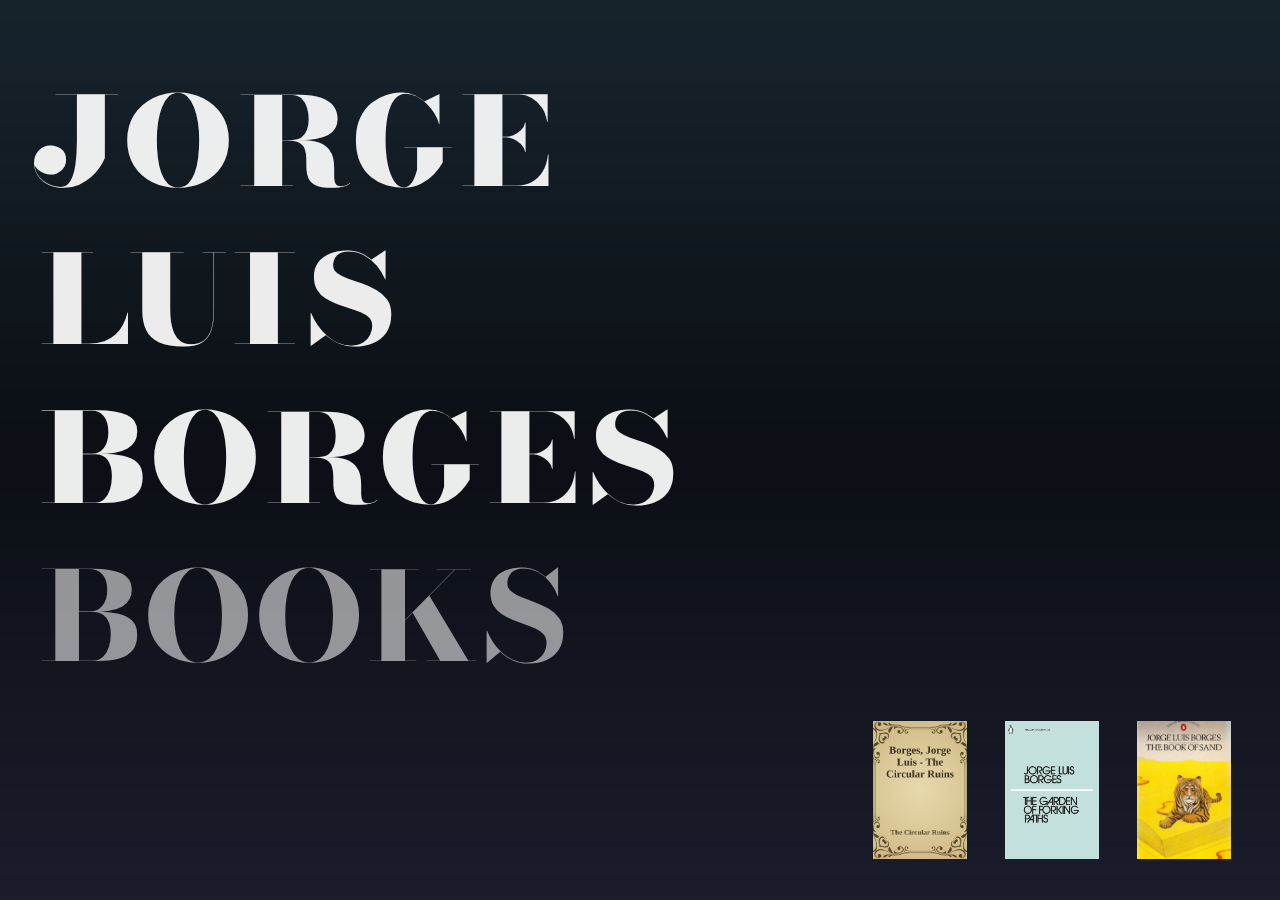
<file: index.html>
<!DOCTYPE html>
<html lang="en">
<head>
  <meta charset="UTF-8">
  <title>Jorge Luis Borges Books</title>
  <meta name="viewport" content="width=device-width, initial-scale=1">
<link rel="preconnect" href="https://fonts.googleapis.com">
<link rel="preconnect" href="https://fonts.gstatic.com" crossorigin>
<link href="https://fonts.googleapis.com/css2?family=Bodoni+Moda+SC:ital,opsz,wght@0,6..96,400..900;1,6..96,400..900&display=swap" rel="stylesheet">
  <link rel="stylesheet" href="style.css">
</head>

<body>
  <main class="cover">

    <h1 class="cover-title">
      jorge<br>
      luis<br>
      borges<br>
     <span class="books">books</span>
    </h1>

   <div class="cover-nav postcards">

  <a href="The_Circular_Ruins/index.html" class="postcard">
    <img src="ruins.png" alt="The Circular Ruins">
    <span class="pc-title">The Circular Ruins</span>
  </a>

  <a href="The_Garden_of_Forking_Paths/index.html" class="postcard">
    <img src="garden.jpg" alt="The Garden of Forking Paths">
    <span class="pc-title">The Garden of Forking Paths</span>
  </a>

  <a href="The_Book_of_Sands/index.html" class="postcard">
    <img src="sands.jpg" alt="The Book of Sand">
    <span class="pc-title">The Book of Sand</span>
  </a>

</div>

  </main>
</body>

</html>
</file>
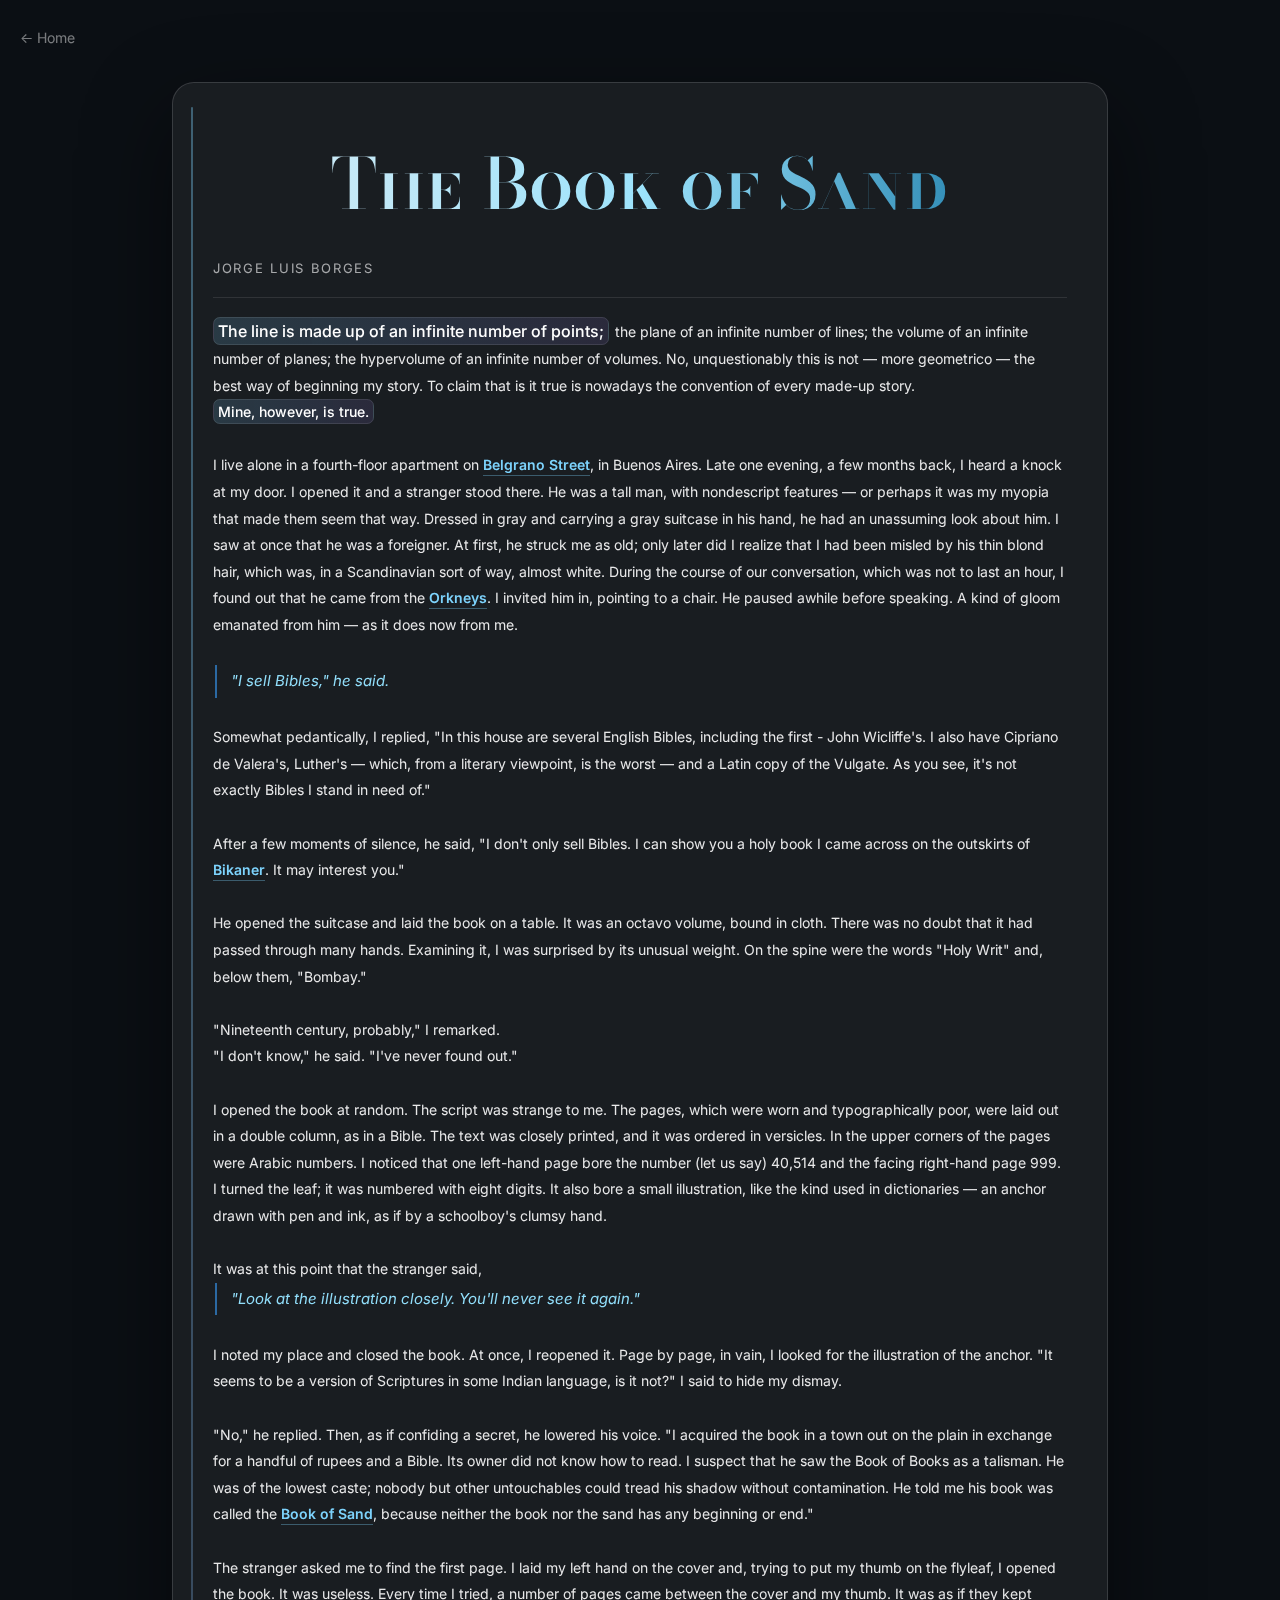
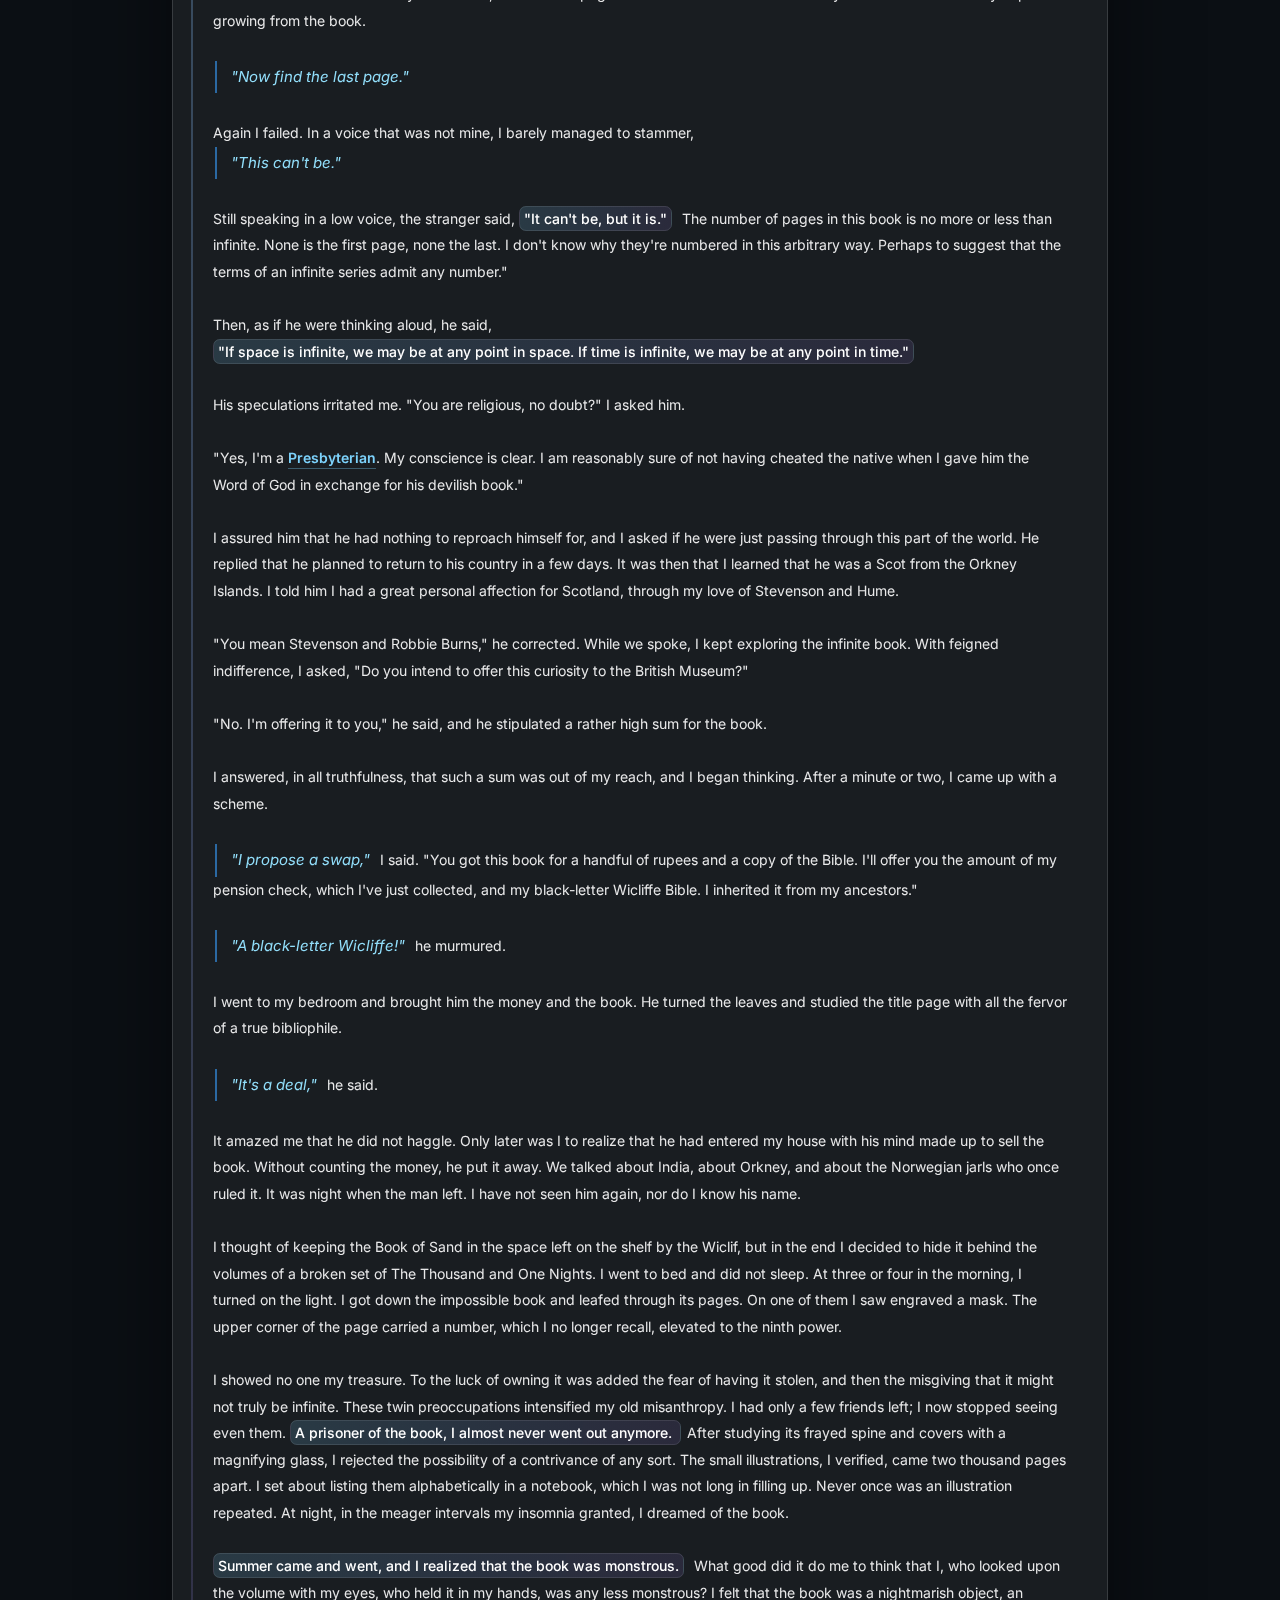
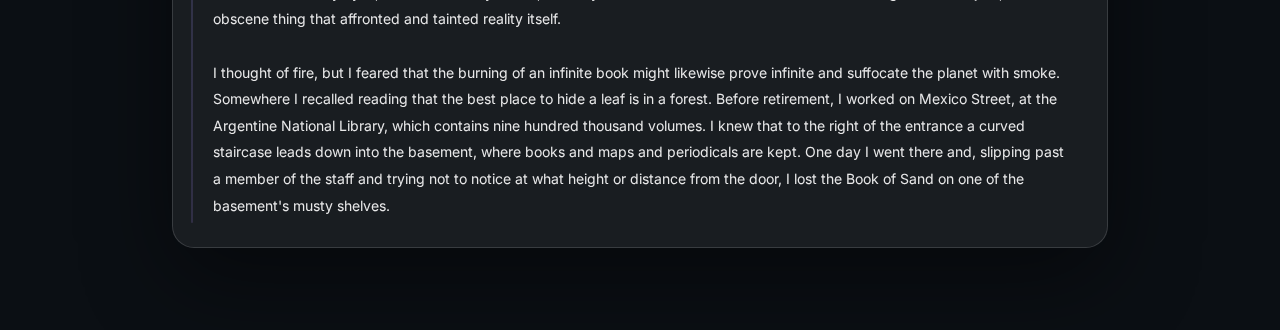
<file: The_Book_of_Sands/index.html>
<!DOCTYPE html>
<!--[if lt IE 7]>      <html class="no-js lt-ie9 lt-ie8 lt-ie7"> <![endif]-->
<!--[if IE 7]>         <html class="no-js lt-ie9 lt-ie8"> <![endif]-->
<!--[if IE 8]>         <html class="no-js lt-ie9"> <![endif]-->
<!--[if gt IE 8]>      <html class="no-js"> <!--<![endif]-->
<html>
    <head>
        <meta charset="utf-8">
        <meta http-equiv="X-UA-Compatible" content="IE=edge">
        <title></title>
        <meta name="description" content="">
        <meta name="viewport" content="width=device-width, initial-scale=1">
        <link rel="preconnect" href="https://fonts.googleapis.com">
<link rel="preconnect" href="https://fonts.gstatic.com" crossorigin>
<link href="https://fonts.googleapis.com/css2?family=Inter:ital,opsz,wght@0,14..32,100..900;1,14..32,100..900&display=swap" rel="stylesheet">
<link rel="preconnect" href="https://fonts.googleapis.com">
<link rel="preconnect" href="https://fonts.gstatic.com" crossorigin>
<link href="https://fonts.googleapis.com/css2?family=Bodoni+Moda+SC:ital,opsz,wght@0,6..96,400..900;1,6..96,400..900&display=swap" rel="stylesheet">
        <link rel="stylesheet" href="style.css">
    </head>

<body>

  <a href="../index.html" class="back-home">← Home</a>
    <main class="reading-container">
    <article class="reading-card">

      <header class="reading-header">
        <h1 class="title">The Book of Sand</h1>
        <p class="subtitle">Jorge Luis Borges</p>
      </header>

      <div class="reading-body">
        <p class="reading-text">
          <span class="lead"><strong>The line is made up of an infinite number of points;</strong></span>the
          plane of an infinite number of lines; the volume of an infinite
          number of planes; the hypervolume of an infinite number of
          volumes. No, unquestionably this is not — more geometrico
          — the best way of beginning my story. To claim that is it true
          is nowadays the convention of every made-up story. <br><strong>Mine,
          however, is true.</strong> <br><br>

          I live alone in a fourth-floor apartment on
          <a href="https://en.wikipedia.org/wiki/Avenida_Belgrano" target="_blank" rel="noreferrer">Belgrano Street</a>,
          in Buenos Aires. Late one evening, a few months back, I
          heard a knock at my door. I opened it and a stranger stood
          there. He was a tall man, with nondescript features — or
          perhaps it was my myopia that made them seem that way.
          Dressed in gray and carrying a gray suitcase in his hand, he
          had an unassuming look about him. I saw at once that he
          was a foreigner. At first, he struck me as old; only later did I
          realize that I had been misled by his thin blond hair, which
          was, in a Scandinavian sort of way, almost white. During the
          course of our conversation, which was not to last an hour, I
          found out that he came from the
          <a href="https://en.wikipedia.org/wiki/Orkney" target="_blank" rel="noreferrer">Orkneys</a>.
          I invited him in, pointing to a chair. He paused awhile
          before speaking. A kind of gloom emanated from him — as it
          does now from me. <br><br>

          <span class="quote">"I sell Bibles," he said.</span> <br><br>

          Somewhat pedantically, I replied, "In this house are
          several English Bibles, including the first - John Wicliffe's. I
          also have Cipriano de Valera's, Luther's — which, from a
          literary viewpoint, is the worst — and a Latin copy of the
          Vulgate. As you see, it's not exactly Bibles I stand in need
          of." <br><br>

          After a few moments of silence, he said, "I don't only sell
          Bibles. I can show you a holy book I came across on the
          outskirts of
          <a href="https://en.wikipedia.org/wiki/Bikaner" target="_blank" rel="noreferrer">Bikaner</a>.
          It may interest you." <br><br>

          He opened the suitcase and laid the book on a table. It
          was an octavo volume, bound in cloth. There was no doubt
          that it had passed through many hands. Examining it, I was
          surprised by its unusual weight. On the spine were the words
          "Holy Writ" and, below them, "Bombay." <br><br>

          "Nineteenth century, probably," I remarked. <br>
          "I don't know," he said. "I've never found out." <br><br>

          I opened the book at random. The script was strange to
          me. The pages, which were worn and typographically poor,
          were laid out in a double column, as in a Bible. The text was
          closely printed, and it was ordered in versicles. In the upper
          corners of the pages were Arabic numbers. I noticed that one
          left-hand page bore the number (let us say) 40,514 and the
          facing right-hand page 999. I turned the leaf; it was
          numbered with eight digits. It also bore a small illustration,
          like the kind used in dictionaries — an anchor drawn with
          pen and ink, as if by a schoolboy's clumsy hand. <br><br>

          It was at this point that the stranger said, <br>

          <span class="quote">"Look at the illustration closely. You'll never see it again."</span>
          <br><br>

          I noted my place and closed the book. At once, I
          reopened it. Page by page, in vain, I looked for the
          illustration of the anchor. "It seems to be a version of
          Scriptures in some Indian language, is it not?" I said to hide
          my dismay. <br><br>

          "No," he replied. Then, as if confiding a secret, he
          lowered his voice. "I acquired the book in a town out on the
          plain in exchange for a handful of rupees and a Bible. Its
          owner did not know how to read. I suspect that he saw the
          Book of Books as a talisman. He was of the lowest caste;
          nobody but other untouchables could tread his shadow
          without contamination. He told me his book was called the
          <a href="https://en.wikipedia.org/wiki/The_Book_of_Sand" target="_blank" rel="noreferrer">Book of Sand</a>,
          because neither the book nor the sand has
          any beginning or end." <br><br>

          The stranger asked me to find the first page.
          I laid my left hand on the cover and, trying to put my
          thumb on the flyleaf, I opened the book. It was useless.
          Every time I tried, a number of pages came between the
          cover and my thumb. It was as if they kept growing from the
          book. <br><br>

          <span class="quote">"Now find the last page."</span> <br><br>

          Again I failed. In a voice that was not mine, I barely
          managed to stammer, <br>
          <span class="quote">"This can't be."</span> <br><br>

          Still speaking in a low voice, the stranger said, <strong>"It can't be, but it is."</strong> The number of pages in this book is no more or
          less than infinite. None is the first page, none the last. I don't
          know why they're numbered in this arbitrary way. Perhaps to
          suggest that the terms of an infinite series admit any
          number." <br><br>

          Then, as if he were thinking aloud, he said, <br><strong>
"If space is infinite, we may be at any point in space.
If time is infinite, we may be at any point in time."
</strong><br><br>

          His speculations irritated me. "You are religious, no
          doubt?" I asked him. <br><br>

          "Yes, I'm a
          <a href="https://en.wikipedia.org/wiki/Presbyterianism" target="_blank" rel="noreferrer">Presbyterian</a>.
          My conscience is clear. I am
          reasonably sure of not having cheated the native when I
          gave him the Word of God in exchange for his devilish book."
          <br><br>

          I assured him that he had nothing to reproach himself for,
          and I asked if he were just passing through this part of the
          world. He replied that he planned to return to his country in a
          few days. It was then that I learned that he was a Scot from
          the Orkney Islands. I told him I had a great personal affection
          for Scotland, through my love of Stevenson and Hume.
          <br><br>

          "You mean Stevenson and Robbie Burns," he corrected.
          While we spoke, I kept exploring the infinite book. With
          feigned indifference, I asked, "Do you intend to offer this
          curiosity to the British Museum?" <br><br>

          "No. I'm offering it to you," he said, and he stipulated a
          rather high sum for the book. <br><br>

          I answered, in all truthfulness, that such a sum was out of
          my reach, and I began thinking. After a minute or two, I came
          up with a scheme. <br><br>

          <span class="quote">"I propose a swap,"</span> I said. "You got this book for a
          handful of rupees and a copy of the Bible. I'll offer you the
          amount of my pension check, which I've just collected, and
          my black-letter Wicliffe Bible. I inherited it from my
          ancestors." <br><br>

          <span class="quote">"A black-letter Wicliffe!"</span> he murmured. <br><br>

          I went to my bedroom and brought him the money and
          the book. He turned the leaves and studied the title page
          with all the fervor of a true bibliophile. <br><br>

          <span class="quote">"It's a deal,"</span> he said. <br><br>

          It amazed me that he did not haggle. Only later was I to
          realize that he had entered my house with his mind made up
          to sell the book. Without counting the money, he put it away.
          We talked about India, about Orkney, and about the
          Norwegian jarls who once ruled it. It was night when the man
          left. I have not seen him again, nor do I know his name.
          <br><br>

          I thought of keeping the Book of Sand in the space left on
          the shelf by the Wiclif, but in the end I decided to hide it
          behind the volumes of a broken set of The Thousand and
          One Nights. I went to bed and did not sleep. At three or four
          in the morning, I turned on the light. I got down the
          impossible book and leafed through its pages. On one of
          them I saw engraved a mask. The upper corner of the page
          carried a number, which I no longer recall, elevated to the
          ninth power. <br><br>

          I showed no one my treasure. To the luck of owning it
          was added the fear of having it stolen, and then the
          misgiving that it might not truly be infinite. These twin
          preoccupations intensified my old misanthropy. I had only a
          few friends left; I now stopped seeing even them. <strong>A prisoner
          of the book, I almost never went out anymore. </strong>After studying
          its frayed spine and covers with a magnifying glass, I
          rejected the possibility of a contrivance of any sort. The small
          illustrations, I verified, came two thousand pages apart. I set
          about listing them alphabetically in a notebook, which I was
          not long in filling up. Never once was an illustration repeated.
          At night, in the meager intervals my insomnia granted, I
          dreamed of the book. <br><br>

          <strong>Summer came and went, and I realized that the book was monstrous.</strong>
          What good did it do me to think that I, who
          looked upon the volume with my eyes, who held it in my
          hands, was any less monstrous? I felt that the book was a
          nightmarish object, an obscene thing that affronted and
          tainted reality itself. <br><br>

          I thought of fire, but I feared that the burning of an infinite
          book might likewise prove infinite and suffocate the planet
          with smoke. Somewhere I recalled reading that the best
          place to hide a leaf is in a forest. Before retirement, I worked
          on Mexico Street, at the Argentine National Library, which
          contains nine hundred thousand volumes. I knew that to the
          right of the entrance a curved staircase leads down into the
          basement, where books and maps and periodicals are kept.
          One day I went there and, slipping past a member of the staff
          and trying not to notice at what height or distance from the
          door, I lost the Book of Sand on one of the basement's musty
          shelves.
        </p>
      </div>

    </article>
  </main>
</body>
</html>
</file>
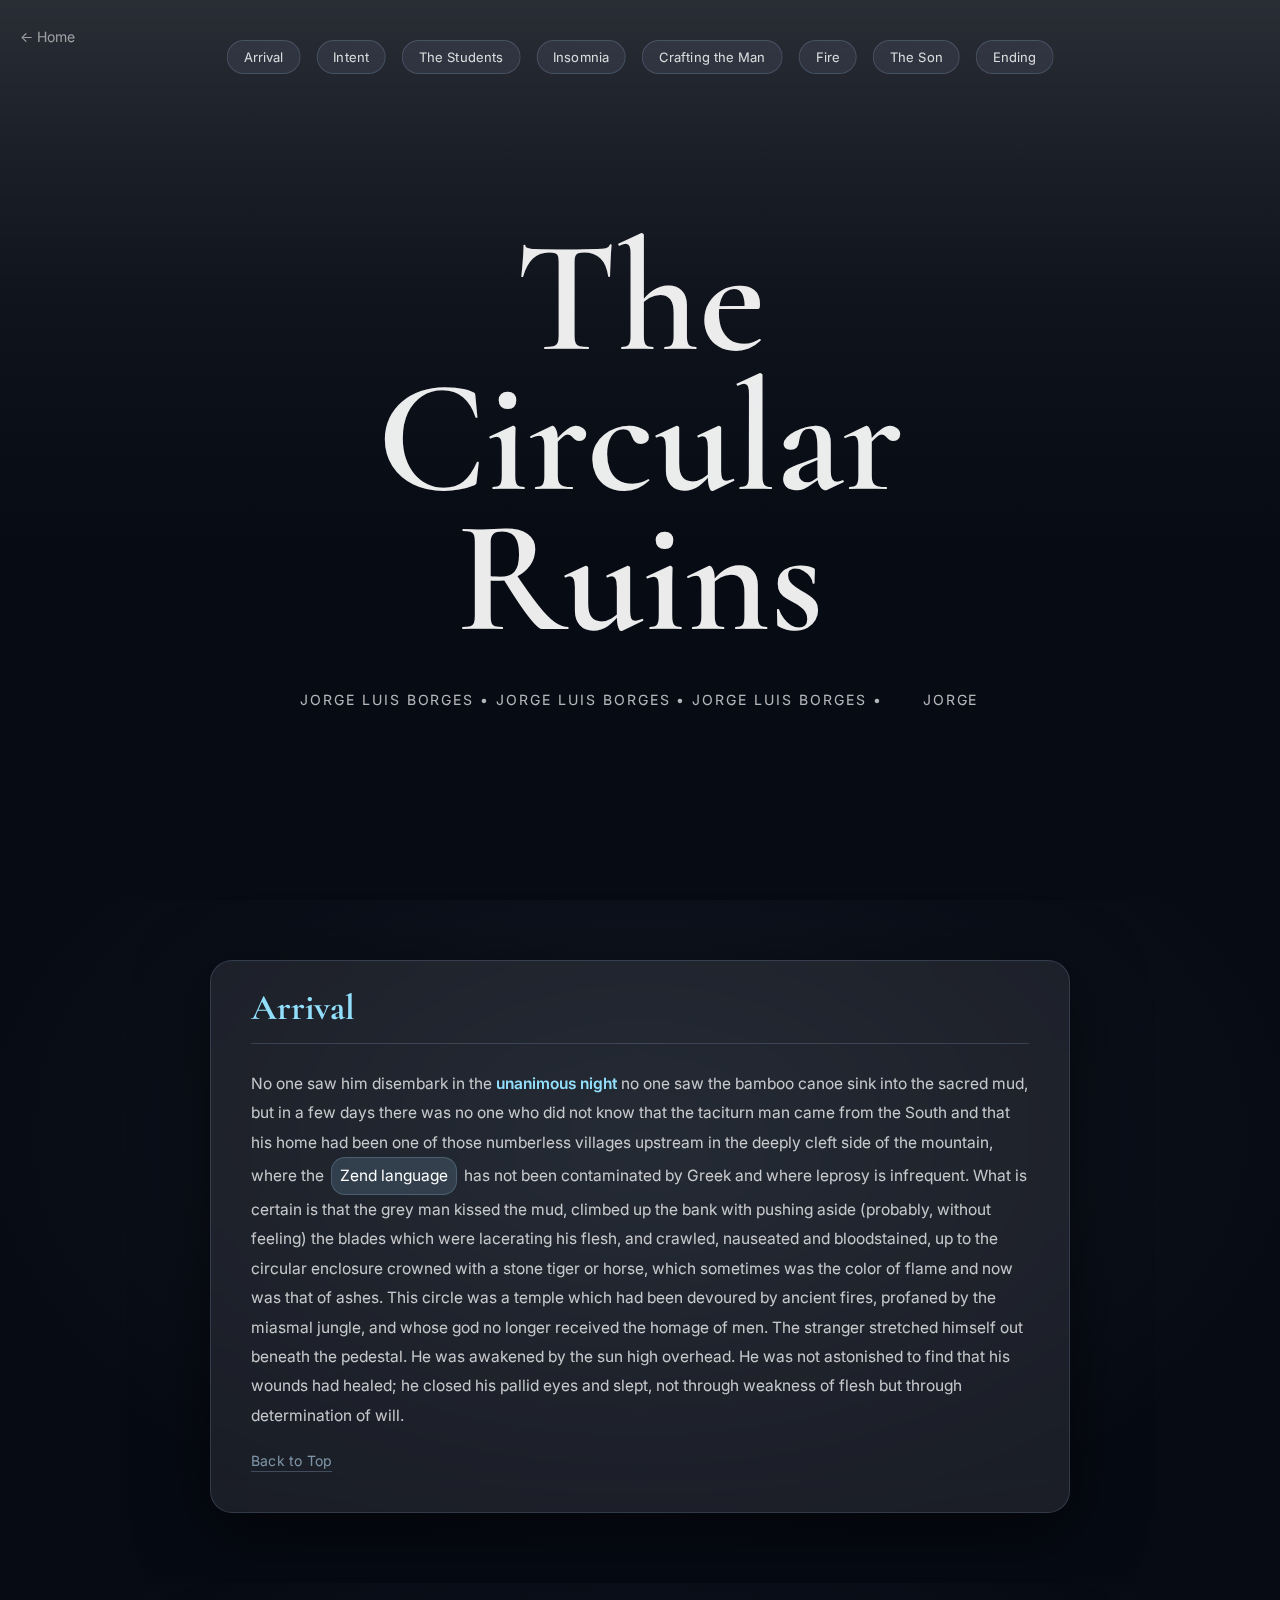
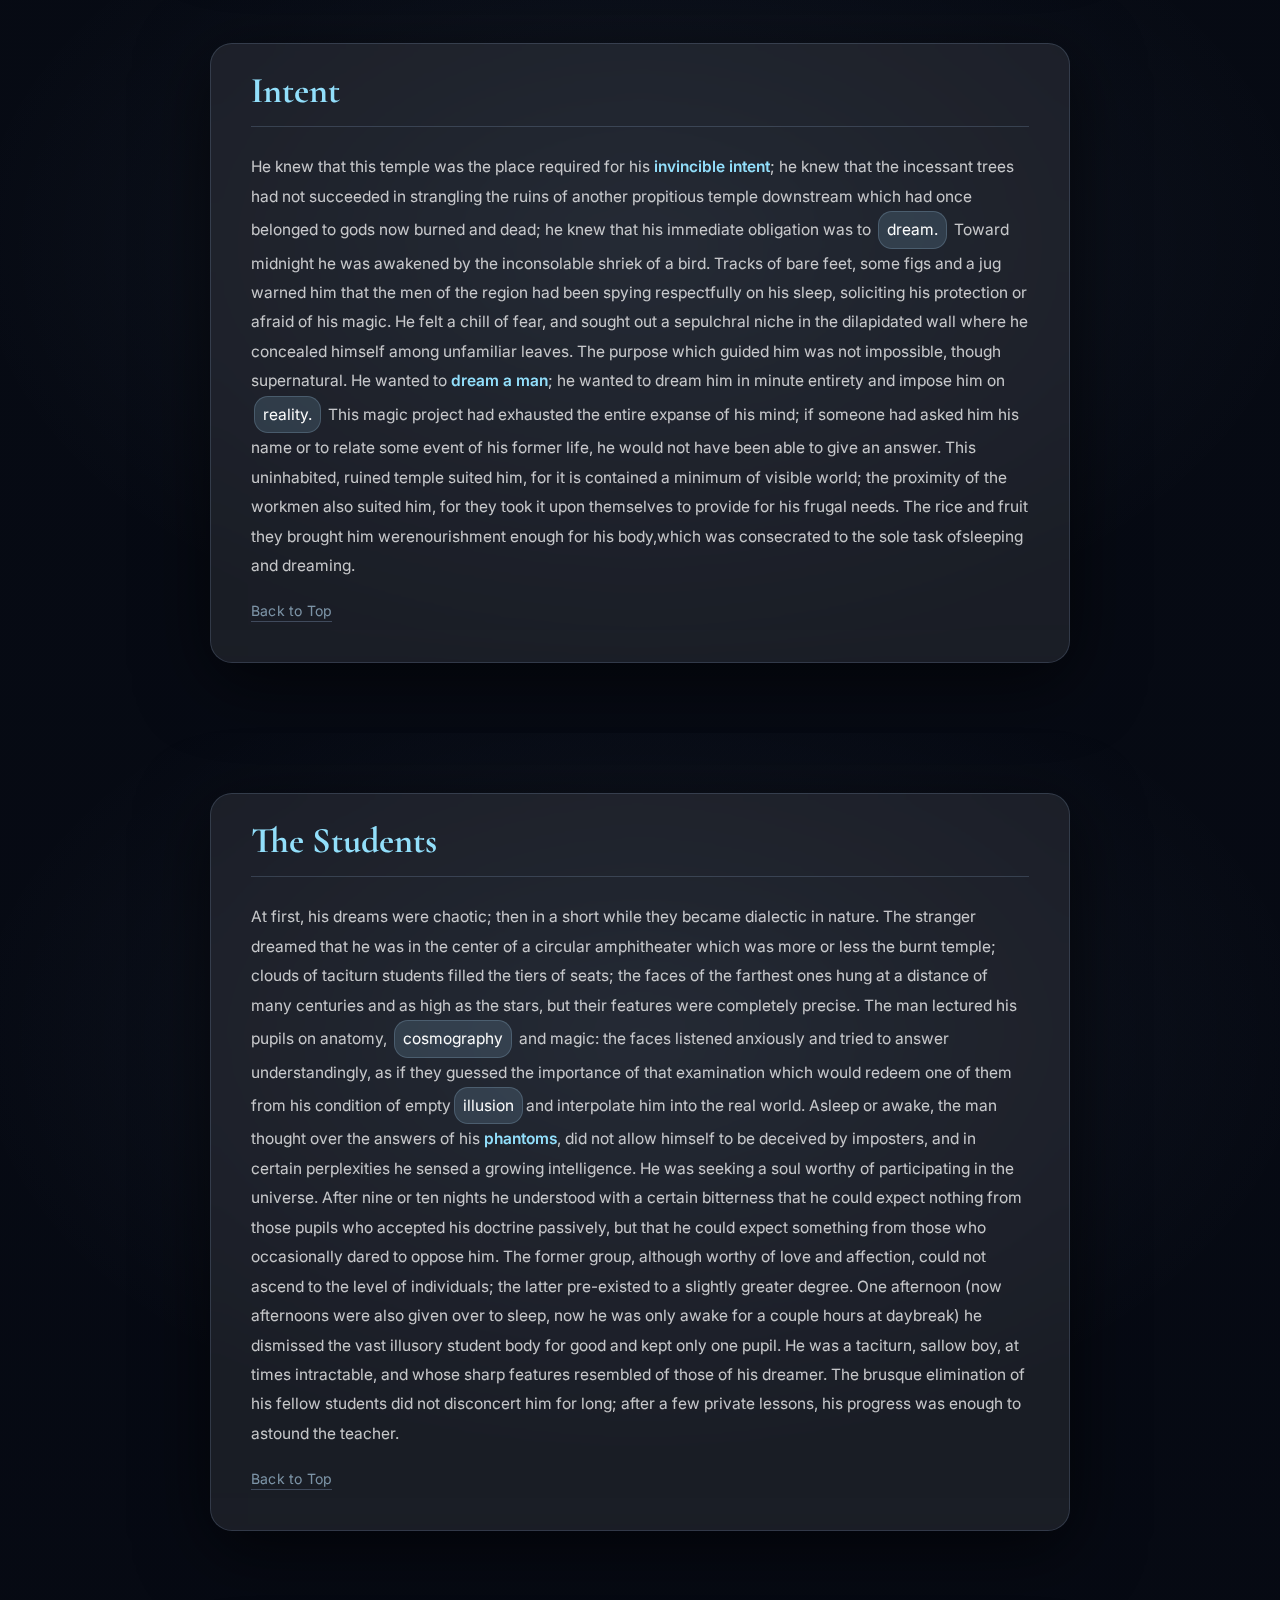
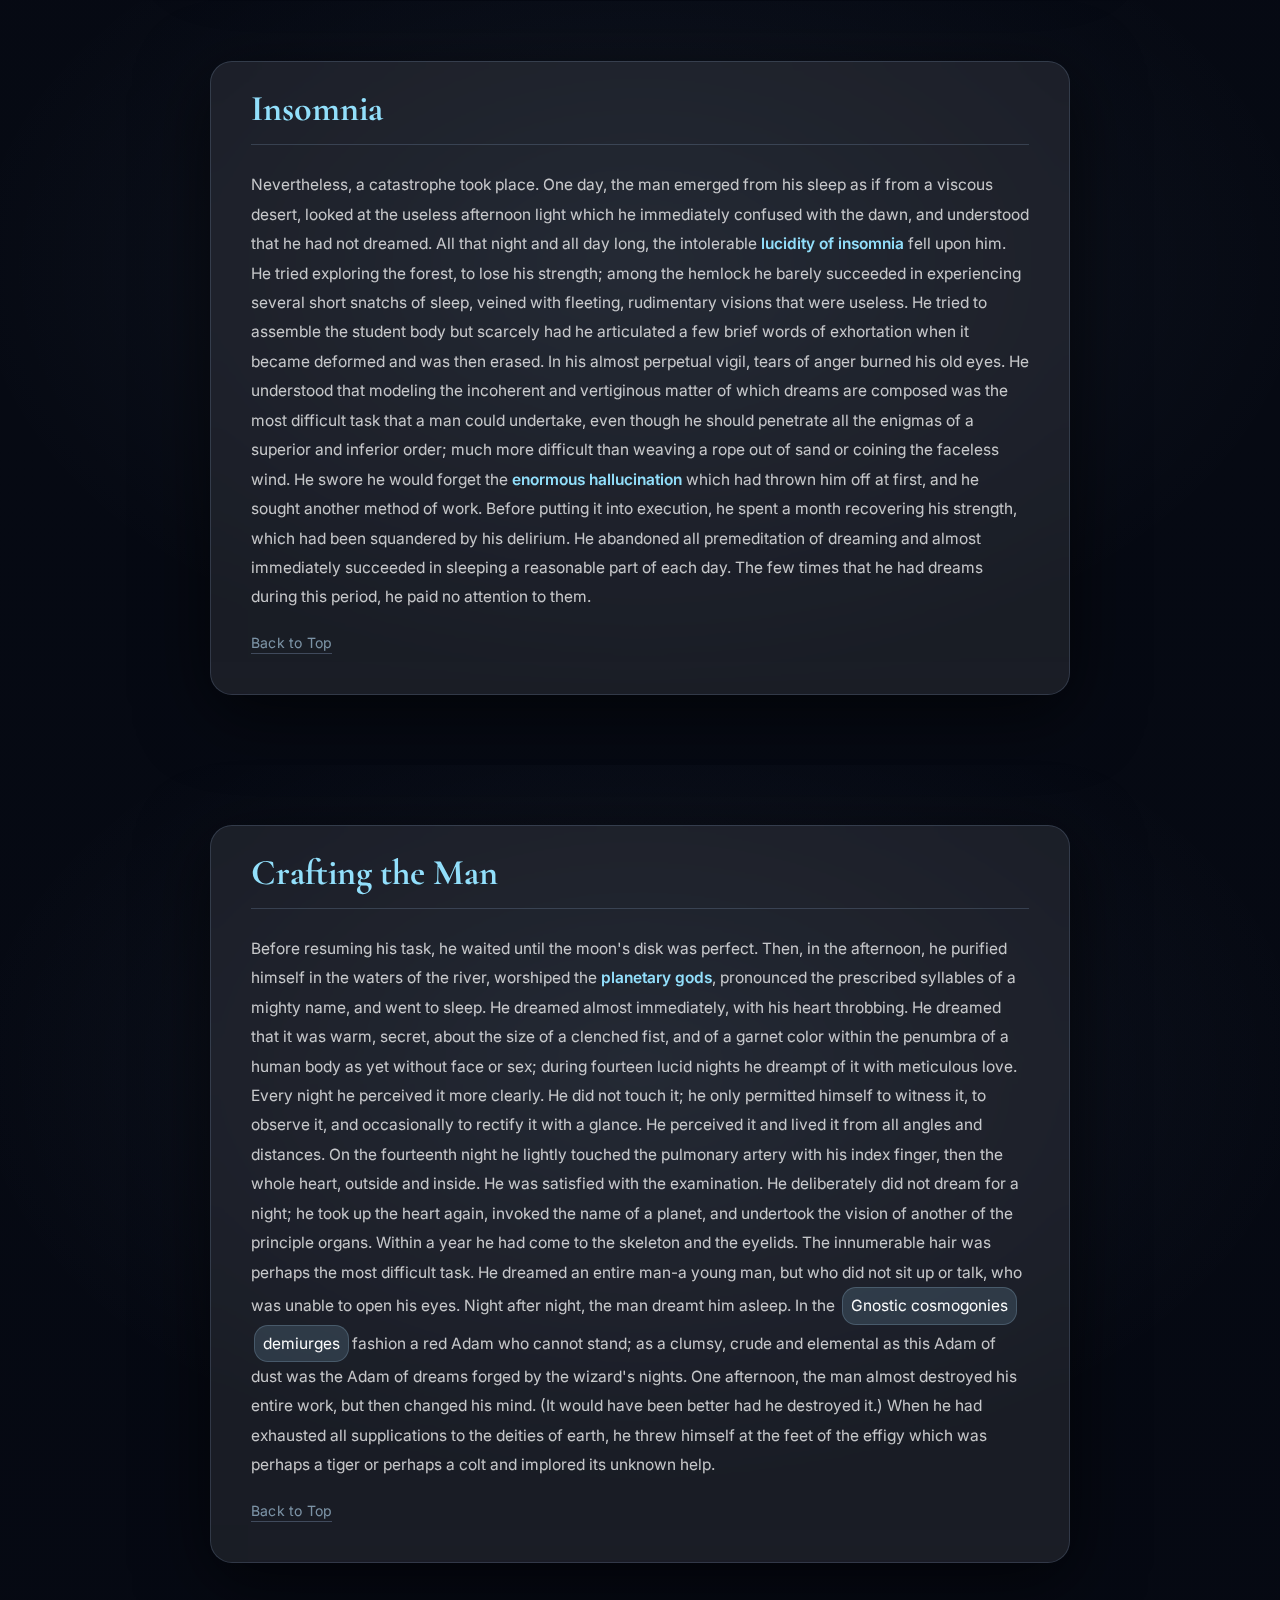
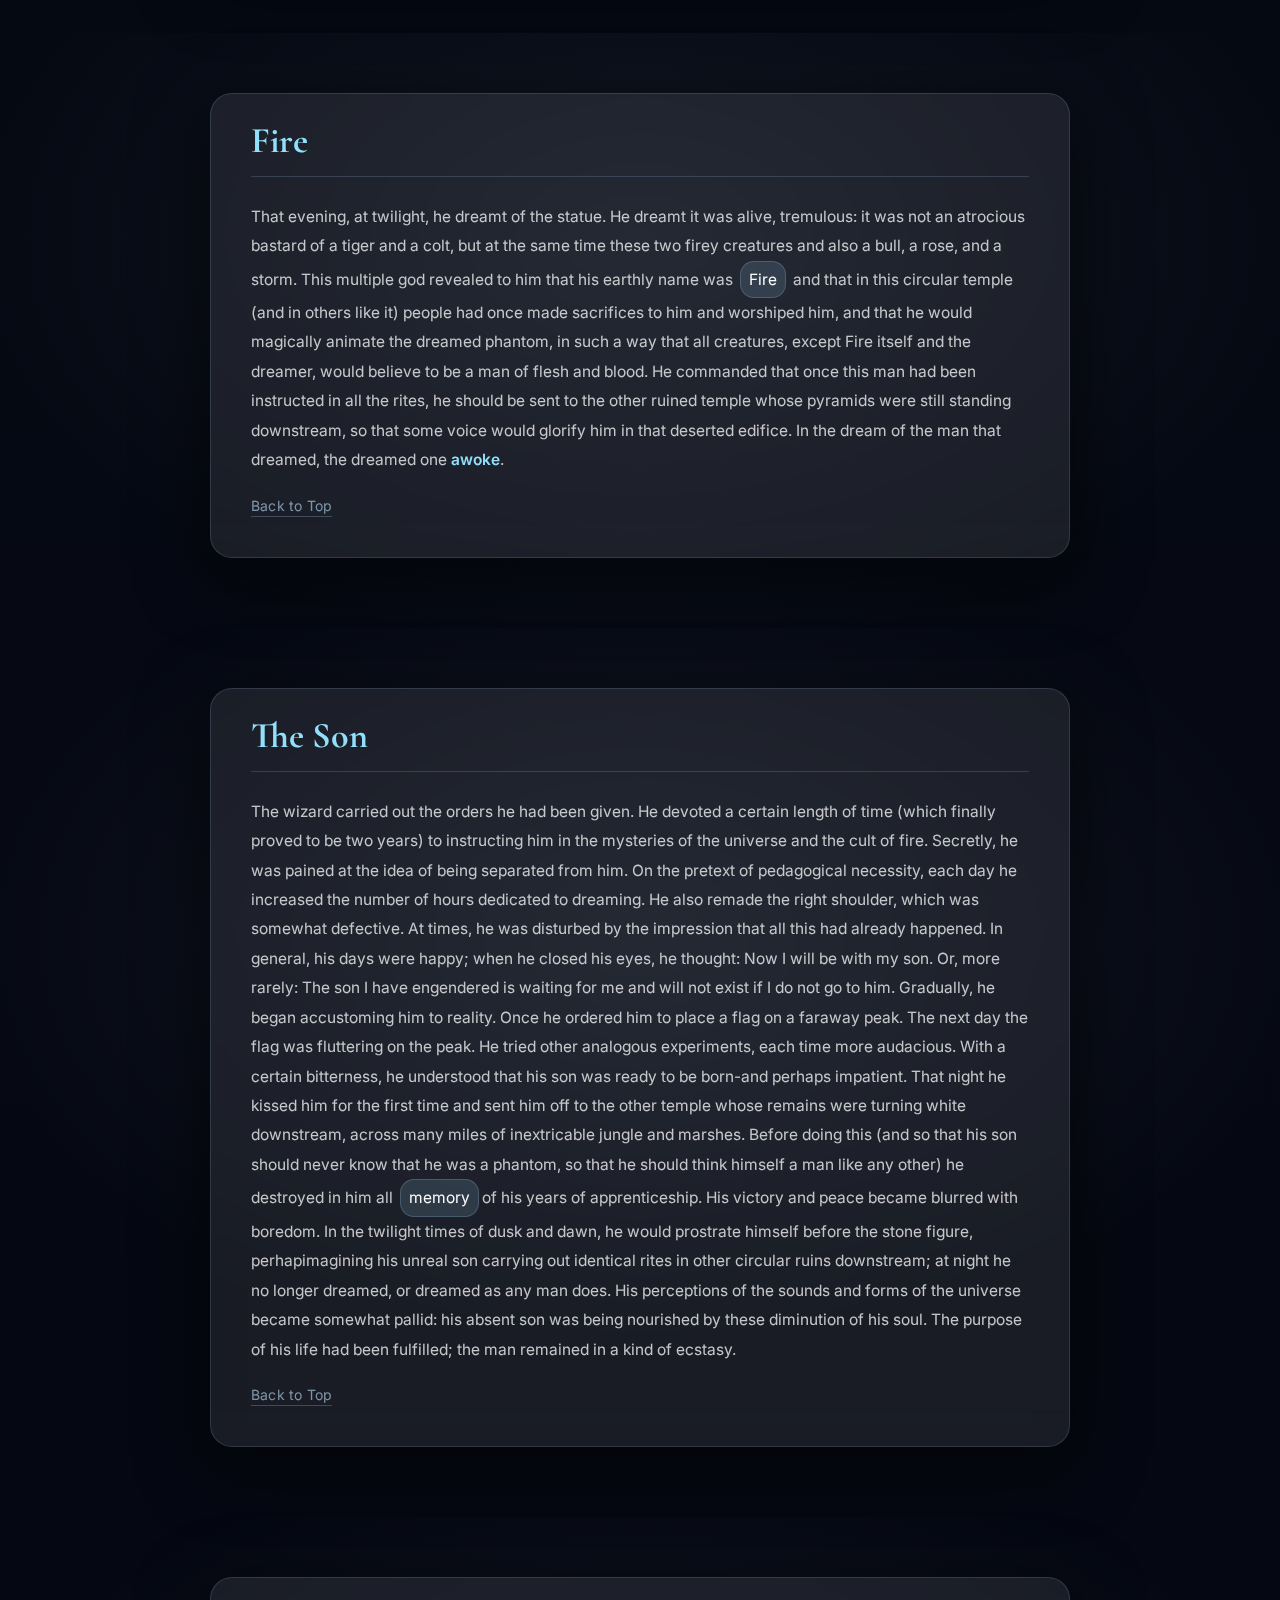
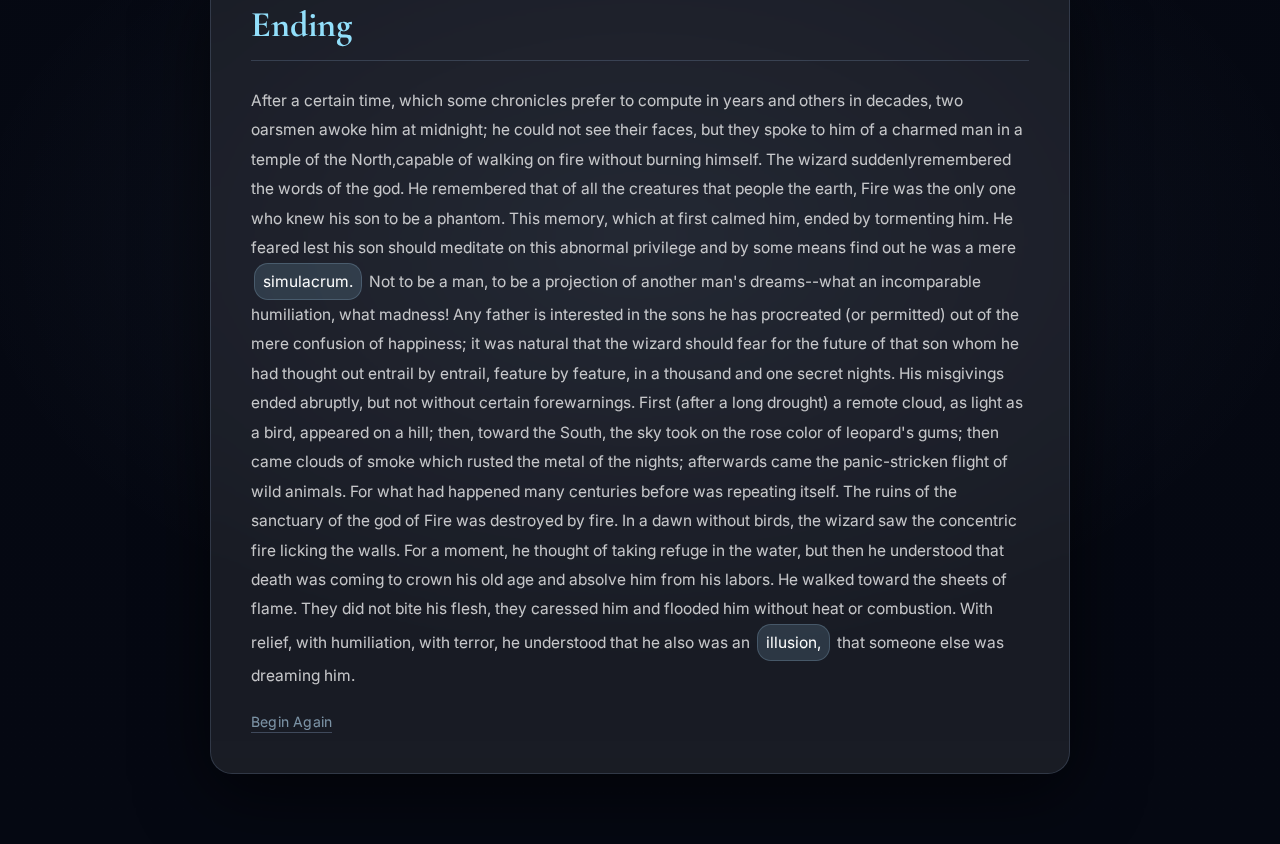
<file: The_Circular_Ruins/index.html>
<!DOCTYPE html>
<html lang="en">
<head>
<meta charset="UTF-8">
<meta name="viewport" content="width=device-width, initial-scale=1.0">
<title>The Circular Ruins</title>
<link rel="preconnect" href="https://fonts.googleapis.com">
<link rel="preconnect" href="https://fonts.gstatic.com" crossorigin>
<link href="https://fonts.googleapis.com/css2?family=Inter:ital,opsz,wght@0,14..32,100..900;1,14..32,100..900&display=swap" rel="stylesheet">
<link rel="preconnect" href="https://fonts.googleapis.com">
<link rel="preconnect" href="https://fonts.gstatic.com" crossorigin>
<link href="https://fonts.googleapis.com/css2?family=Playfair+Display:ital,wght@0,400..900;1,400..900&display=swap" rel="stylesheet">
<link rel="preconnect" href="https://fonts.googleapis.com">
<link rel="preconnect" href="https://fonts.gstatic.com" crossorigin>
<link href="https://fonts.googleapis.com/css2?family=Bodoni+Moda:ital,opsz,wght@0,6..96,400..900;1,6..96,400..900&display=swap" rel="stylesheet">
<link rel="preconnect" href="https://fonts.googleapis.com">
<link rel="preconnect" href="https://fonts.gstatic.com" crossorigin>
<link href="https://fonts.googleapis.com/css2?family=Cormorant+Garamond:ital,wght@0,300..700;1,300..700&display=swap" rel="stylesheet">
<link rel="preconnect" href="https://fonts.googleapis.com">
<link rel="preconnect" href="https://fonts.gstatic.com" crossorigin>
<link href="https://fonts.googleapis.com/css2?family=Playfair+Display:ital,wght@0,400..900;1,400..900&display=swap" rel="stylesheet">
<link rel="stylesheet" href="style.css">
</head>

<body>

  <a href="../index.html" class="back-home">← Home</a>


<nav class="top-nav">
  <a href="#arrival">Arrival</a>
  <a href="#intent">Intent</a>
  <a href="#students">The Students</a>
  <a href="#insomnia">Insomnia</a>
  <a href="#crafting">Crafting the Man</a>
  <a href="#fire">Fire</a>
  <a href="#son">The Son</a>
  <a href="#ending">Ending</a>
</nav>

<section id="top" class="cover">
  <div class="title-wrap">
    <h1 class="title">The <br> Circular <br> Ruins</h1>

    <div class="author author-marquee" aria-label="Author">
      <div class="author-track">
        <span>Jorge Luis Borges • Jorge Luis Borges • Jorge Luis Borges •</span>
        <span aria-hidden="true">Jorge Luis Borges • Jorge Luis Borges • Jorge Luis Borges •</span>
      </div>
    </div>

  </div>
</section>




<!-- READING SECTIONS -->

<section id="arrival" class="section">
  <div class="reading-box">
    <h2>Arrival</h2>
    <div class="text">
      No one saw him disembark in the <span class="hi">unanimous night</span> no one saw the bamboo canoe sink into the sacred mud, but in a few days there was no one who did not know that the taciturn man came from the South and that his home had been one of those numberless villages upstream in the deeply cleft side of the mountain, where the <a class="lnk" href="https://en.wikipedia.org/wiki/Zend" target="_blank" rel="noopener">Zend language</a> has not been contaminated by Greek and where leprosy is infrequent. What is certain is that the grey man kissed the mud, climbed up the bank with pushing aside (probably, without feeling) the blades which were lacerating his flesh, and crawled, nauseated and bloodstained, up to the circular enclosure crowned with a stone tiger or horse, which sometimes was the color of flame and now was that of ashes. This circle was a temple which had been devoured by ancient fires, profaned by the miasmal jungle, and whose god no longer received the homage of men. The stranger stretched himself out beneath the pedestal. He was awakened by the sun high overhead. He was not astonished to find that his wounds had healed; he closed his pallid eyes and slept, not through weakness of flesh but through determination of will.
    </div>
    <a href="#top" class="back">Back to Top</a>
  </div>
</section>

<section id="intent" class="section">
  <div class="reading-box">
    <h2>Intent</h2>
    <div class="text">
  He knew that this temple was the place required for his  <span class="hi">invincible intent</span>; he knew that the incessant trees had not succeeded in strangling the ruins of another propitious temple downstream which had once belonged to gods now burned and dead; he knew that his immediate obligation was to <a class="lnk" href="https://en.wikipedia.org/wiki/Dream" target="_blank" rel="noopener">dream.</a> Toward midnight he was awakened by the inconsolable shriek of a bird. Tracks of bare feet, some figs and a jug warned him that the men of the region had been spying respectfully on his sleep, soliciting his protection or afraid of his magic. He felt a chill of fear, and sought out a sepulchral niche in the dilapidated wall where he concealed himself among unfamiliar leaves. The purpose which guided him was not impossible, though supernatural. He wanted to  <span class="hi">dream a man</span>; he wanted to dream him in minute entirety and impose him on <a class="lnk" href="https://en.wikipedia.org/wiki/Reality" target="_blank" rel="noopener"
     data-tip="The story keeps asking: what counts as 'real' anyway?">reality.</a> This magic project had exhausted the entire expanse of his mind; if someone had asked him his name or to relate some event of his former life, he would not have been able to give an answer. This uninhabited, ruined temple suited him, for it is contained a minimum of visible world; the proximity of the workmen also suited him, for they took it upon themselves to provide for his frugal needs. The rice and fruit they brought him werenourishment enough for his body,which was consecrated to the sole task ofsleeping and dreaming.
    </div>
    <a href="#top" class="back">Back to Top</a>
  </div>
</section>

<section id="students" class="section">
  <div class="reading-box">
    <h2>The Students</h2>
    <div class="text">
At first, his dreams were chaotic; then in a short while they became dialectic in nature. The stranger dreamed that he was in the center of a circular amphitheater which was more or less the burnt temple; clouds of taciturn students filled the tiers of seats; the faces of the farthest ones hung at a distance of many centuries and as high as the stars, but their features were completely precise. The man lectured his pupils on anatomy, <a class="lnk" href="https://en.wikipedia.org/wiki/Cosmography" target="_blank" rel="noopener">cosmography
</a> and magic: the faces listened anxiously and tried to answer understandingly, as if they guessed the importance of that examination which would redeem one of them from his condition of empty<a class="lnk" href="https://en.wikipedia.org/wiki/Illusion" target="_blank" rel="noopener" data-tip="Key theme: illusion becoming real — and real becoming illusion.">illusion</a>and interpolate him into the real world. Asleep or awake, the man thought over the answers of his <span class="hi">phantoms</span>, did not allow himself to be deceived by imposters, and in certain perplexities he sensed a growing intelligence. He was seeking a soul worthy of participating in the universe. After nine or ten nights he understood with a certain bitterness that he could expect nothing from those pupils who accepted his doctrine passively, but that he could expect something from those who occasionally dared to oppose him. The former group, although worthy of love and affection, could not ascend to the level of individuals; the latter pre-existed to a slightly greater degree. One afternoon (now afternoons were also given over to sleep, now he was only awake for a couple hours at daybreak) he dismissed the vast illusory student body for good and kept only one pupil. He was a taciturn, sallow boy, at times intractable, and whose sharp features resembled of those of his dreamer. The brusque elimination of his fellow students did not disconcert him for long; after a few private lessons, his progress was enough to astound the teacher. 
    </div>
    <a href="#top" class="back">Back to Top</a>
  </div>
</section>

<section id="insomnia" class="section">
  <div class="reading-box">
    <h2>Insomnia</h2>
    <div class="text">
Nevertheless, a catastrophe took place. One day, the man emerged from his sleep as if from a viscous desert, looked at the useless afternoon light which he immediately confused with the dawn, and understood that he had not dreamed. All that night and all day long, the intolerable <span class="hi">lucidity of insomnia</span> fell upon him. He tried exploring the forest, to lose his strength; among the hemlock he barely succeeded in experiencing several short snatchs of sleep, veined with fleeting, rudimentary visions that were useless. He tried to assemble the student body but scarcely had he articulated a few brief words of exhortation when it became deformed and was then erased. In his almost perpetual vigil, tears of anger burned his old eyes. He understood that modeling the incoherent and vertiginous matter of which dreams are composed was the most difficult task that a man could undertake, even though he should penetrate all the enigmas of a superior and inferior order; much more difficult than weaving a rope out of sand or coining the faceless wind. He swore he would forget the <span class="hi">enormous hallucination</span> which had thrown him off at first, and he sought another method of work. Before putting it into execution, he spent a month recovering his strength, which had been squandered by his delirium. He abandoned all premeditation of dreaming and almost immediately succeeded in sleeping a reasonable part of each day. The few times that he had dreams during this period, he paid no attention to them.
    </div>
    <a href="#top" class="back">Back to Top</a>
  </div>
</section>

<section id="crafting" class="section">
  <div class="reading-box">
    <h2>Crafting the Man</h2>
    <div class="text">
Before resuming his task, he waited until the moon's disk was perfect. Then, in the afternoon, he purified himself in the waters of the river, worshiped the <span class="hi">planetary gods</span>, pronounced the prescribed syllables of a mighty name, and went to sleep. He dreamed almost immediately, with his heart throbbing. He dreamed that it was warm, secret, about the size of a clenched fist, and of a garnet color within the penumbra of a human body as yet without face or sex; during fourteen lucid nights he dreampt of it with meticulous love. Every night he perceived it more clearly. He did not touch it; he only permitted himself to witness it, to observe it, and occasionally to rectify it with a glance. He perceived it and lived it from all angles and distances. On the fourteenth night he lightly touched the pulmonary artery with his index finger, then the whole heart, outside and inside. He was satisfied with the examination. He deliberately did not dream for a night; he took up the heart again, invoked the name of a planet, and undertook the vision of another of the principle organs. Within a year he had come to the skeleton and the eyelids. The innumerable hair was perhaps the most difficult task. He dreamed an entire man-a young man, but who did not sit up or talk, who was unable to open his eyes. Night after night, the man dreamt him asleep. In the <a class="lnk" href="https://en.wikipedia.org/wiki/Gnosticism" target="_blank" rel="noopener">Gnostic cosmogonies</a> <a class="lnk" href="https://en.wikipedia.org/wiki/Demiurge" target="_blank" rel="noopener"data-tip="A creator-figure shaping reality — like the dreamer shaping the man.">demiurges</a>fashion a red Adam who cannot stand; as a clumsy, crude and elemental as this Adam of dust was the Adam of dreams forged by the wizard's nights. One afternoon, the man almost destroyed his entire work, but then changed his mind. (It would have been better had he destroyed it.) When he had exhausted all supplications to the deities of earth, he threw himself at the feet of the effigy which was perhaps a tiger or perhaps a colt and implored its unknown help.
    </div>
    <a href="#top" class="back">Back to Top</a>
  </div>
</section>

<section id="fire" class="section">
  <div class="reading-box">
    <h2>Fire</h2>
    <div class="text">
  That evening, at twilight, he dreamt of the statue. He dreamt it was alive, tremulous: it was not an atrocious bastard of a tiger and a colt, but at the same time these two firey creatures and also a bull, a rose, and a storm. This multiple god revealed to him that his earthly name was <a class="lnk" href="https://en.wikipedia.org/wiki/Fire" target="_blank" rel="noopener">Fire</a> and that in this circular temple (and in others like it) people had once made sacrifices to him and worshiped him, and that he would magically animate the dreamed phantom, in such a way that all creatures, except Fire itself and the dreamer, would believe to be a man of flesh and blood. He commanded that once this man had been instructed in all the rites, he should be sent to the other ruined temple whose pyramids were still standing downstream, so that some voice would glorify him in that deserted edifice. In the dream of the man that dreamed, the dreamed one <span class="hi">awoke</span>.
    </div>
    <a href="#top" class="back">Back to Top</a>
  </div>
</section>

<section id="son" class="section">
  <div class="reading-box">
    <h2>The Son</h2>
    <div class="text">
  The wizard carried out the orders he had been given. He devoted a certain length of time (which finally proved to be two years) to instructing him in the mysteries of the universe and the cult of fire. Secretly, he was pained at the idea of being separated from him. On the pretext of pedagogical necessity, each day he increased the number of hours dedicated to dreaming. He also remade the right shoulder, which was somewhat defective. At times, he was disturbed by the impression that all this had already happened. In general, his days were happy; when he closed his eyes, he thought: Now I will be with my son. Or, more rarely: The son I have engendered is waiting for me and will not exist if I do not go to him. Gradually, he began accustoming him to reality. Once he ordered him to place a flag on a faraway peak. The next day the flag was fluttering on the peak. He tried other analogous experiments, each time more audacious. With a certain bitterness, he understood that his son was ready to be born-and perhaps impatient. That night he kissed him for the first time and sent him off to the other temple whose remains were turning white downstream, across many miles of inextricable jungle and marshes. Before doing this (and so that his son should never know that he was a phantom, so that he should think himself a man like any other) he destroyed in him all <a class="lnk" href="https://en.wikipedia.org/wiki/Memory" target="_blank" rel="noopener">memory</a>of his years of apprenticeship. His victory and peace became blurred with boredom. In the twilight times of dusk and dawn, he would prostrate himself before the stone figure, perhapimagining his unreal son carrying out identical rites in other circular ruins downstream; at night he no longer dreamed, or dreamed as any man does. His perceptions of the sounds and forms of the universe became somewhat pallid: his absent son was being nourished by these diminution of his soul. The purpose of his life had been fulfilled; the man remained in a kind of ecstasy.
    </div>
    <a href="#top" class="back">Back to Top</a>
  </div>
</section>

<section id="ending" class="section">
  <div class="reading-box">
    <h2>Ending</h2>
    <div class="text">
After a certain time, which some chronicles prefer to compute in years and others in decades, two oarsmen awoke him at midnight; he could not see their faces, but they spoke to him of a charmed man in a temple of the North,capable of walking on fire without burning himself. The wizard suddenlyremembered the words of the god. He remembered that of all the creatures that people the earth, Fire was the only one who knew his son to be a phantom. This memory, which at first calmed him, ended by tormenting him. He feared lest his son should meditate on this abnormal privilege and by some means find out he was a mere <a class="lnk" href="https://en.wikipedia.org/wiki/Simulacrum" target="_blank" rel="noopener">simulacrum.</a> Not to be a man, to be a projection of another man's dreams--what an incomparable humiliation, what madness! Any father is interested in the sons he has procreated (or permitted) out of the mere confusion of happiness; it was natural that the wizard should fear for the future of that son whom he had thought out entrail by entrail, feature by feature, in a thousand and one secret nights. His misgivings ended abruptly, but not without certain forewarnings. First (after a long drought) a remote cloud, as light as a bird, appeared on a hill; then, toward the South, the sky took on the rose color of leopard's gums; then came clouds of smoke which rusted the metal of the nights; afterwards came the panic-stricken flight of wild animals. For what had happened many centuries before was repeating itself. The ruins of the sanctuary of the god of Fire was destroyed by fire. In a dawn without birds, the wizard saw the concentric fire licking the walls. For a moment, he thought of taking refuge in the water, but then he understood that death was coming to crown his old age and absolve him from his labors. He walked toward the sheets of flame. They did not bite his flesh, they caressed him and flooded him without heat or combustion. With relief, with humiliation, with terror, he understood that he also was an <a class="lnk" href="https://en.wikipedia.org/wiki/Illusion" target="_blank" rel="noopener" >illusion,</a> that someone else was dreaming him.
    </div>
    <a href="#top" class="back">Begin Again</a>
  </div>
</section>

</body>
</html>
</file>
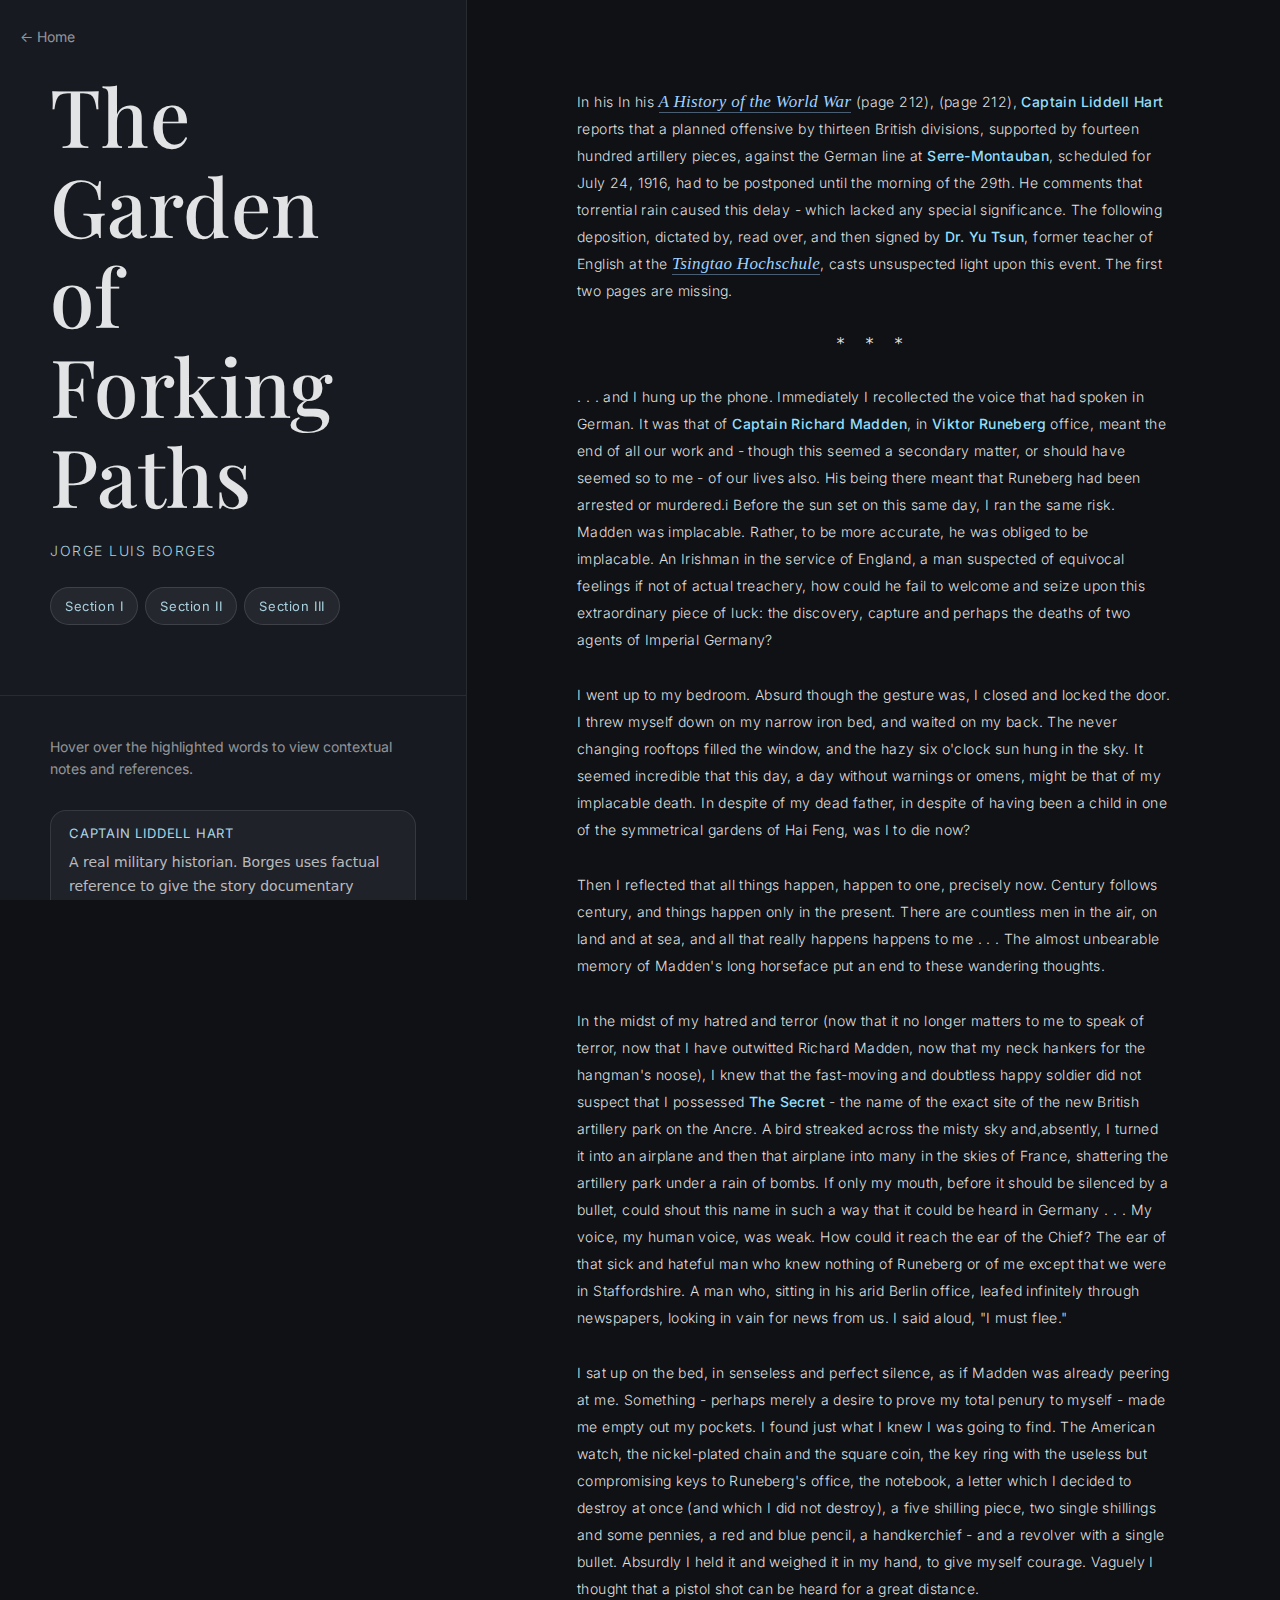
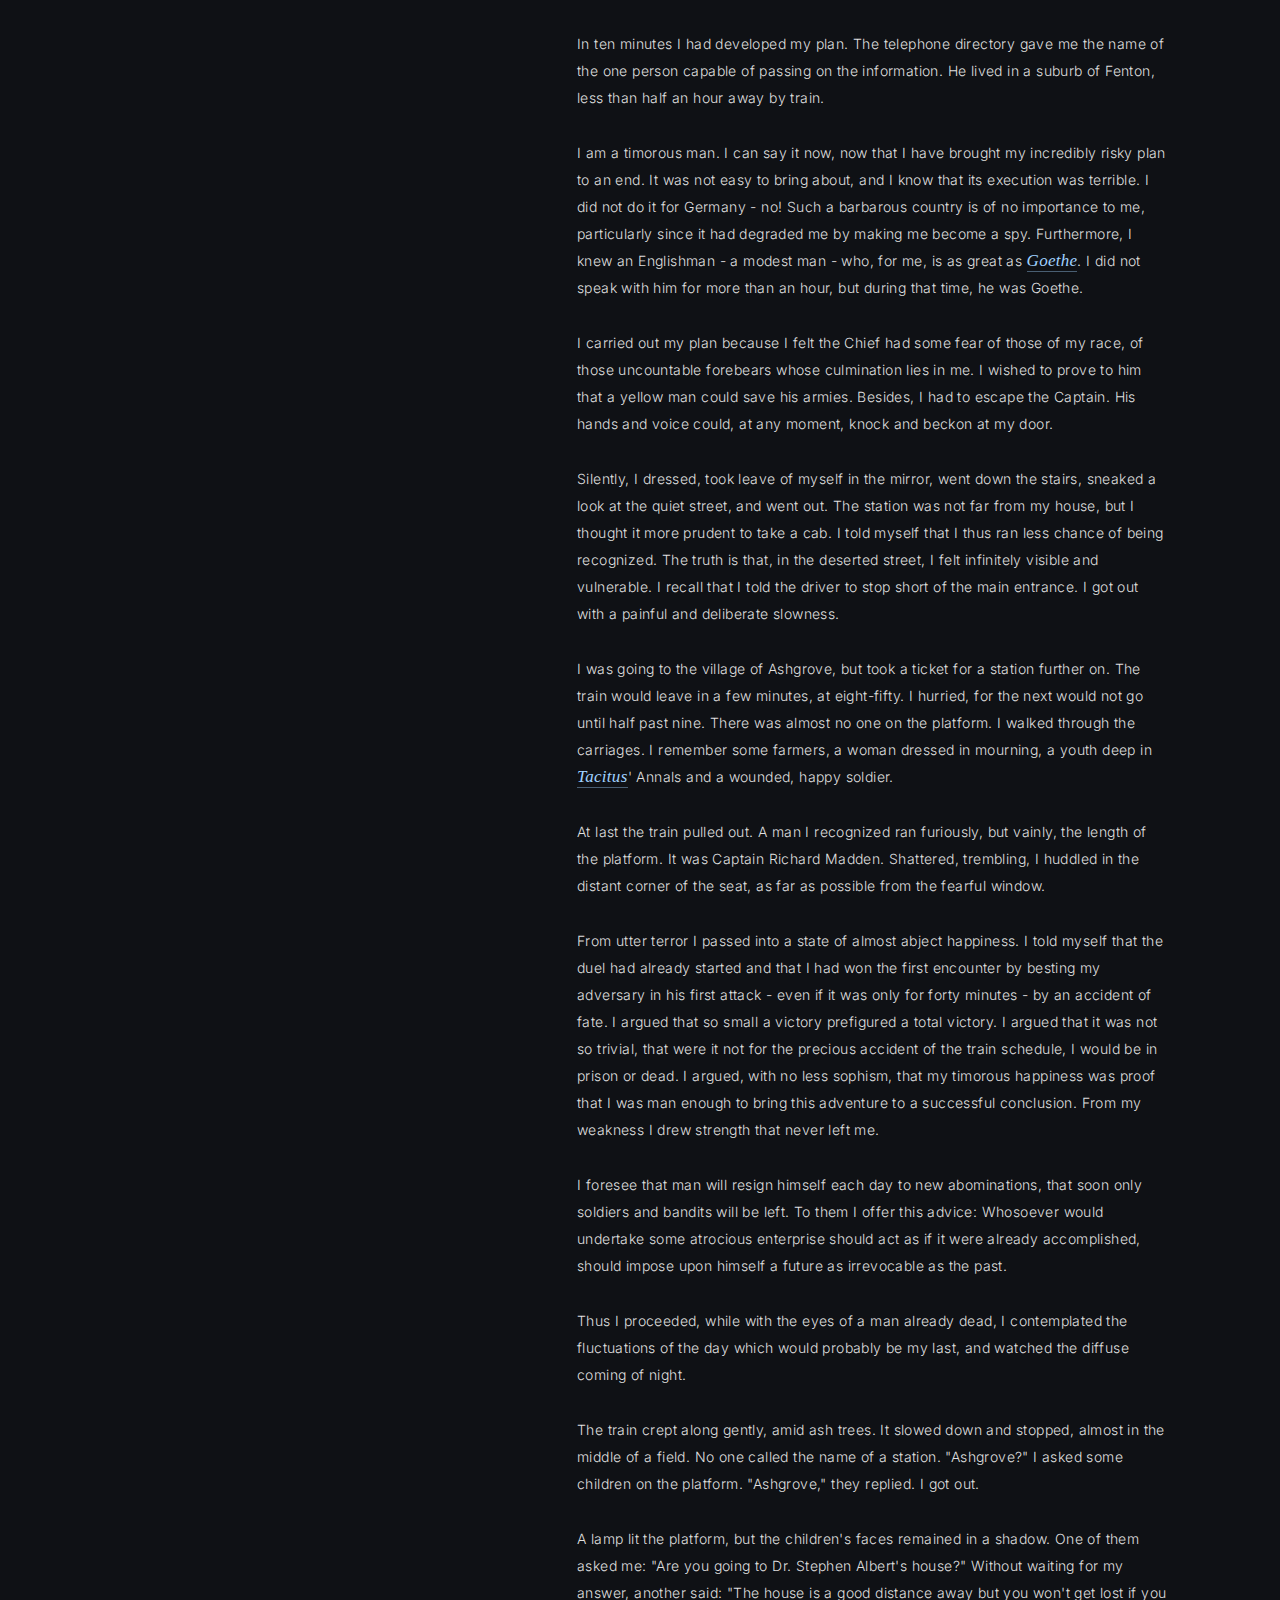
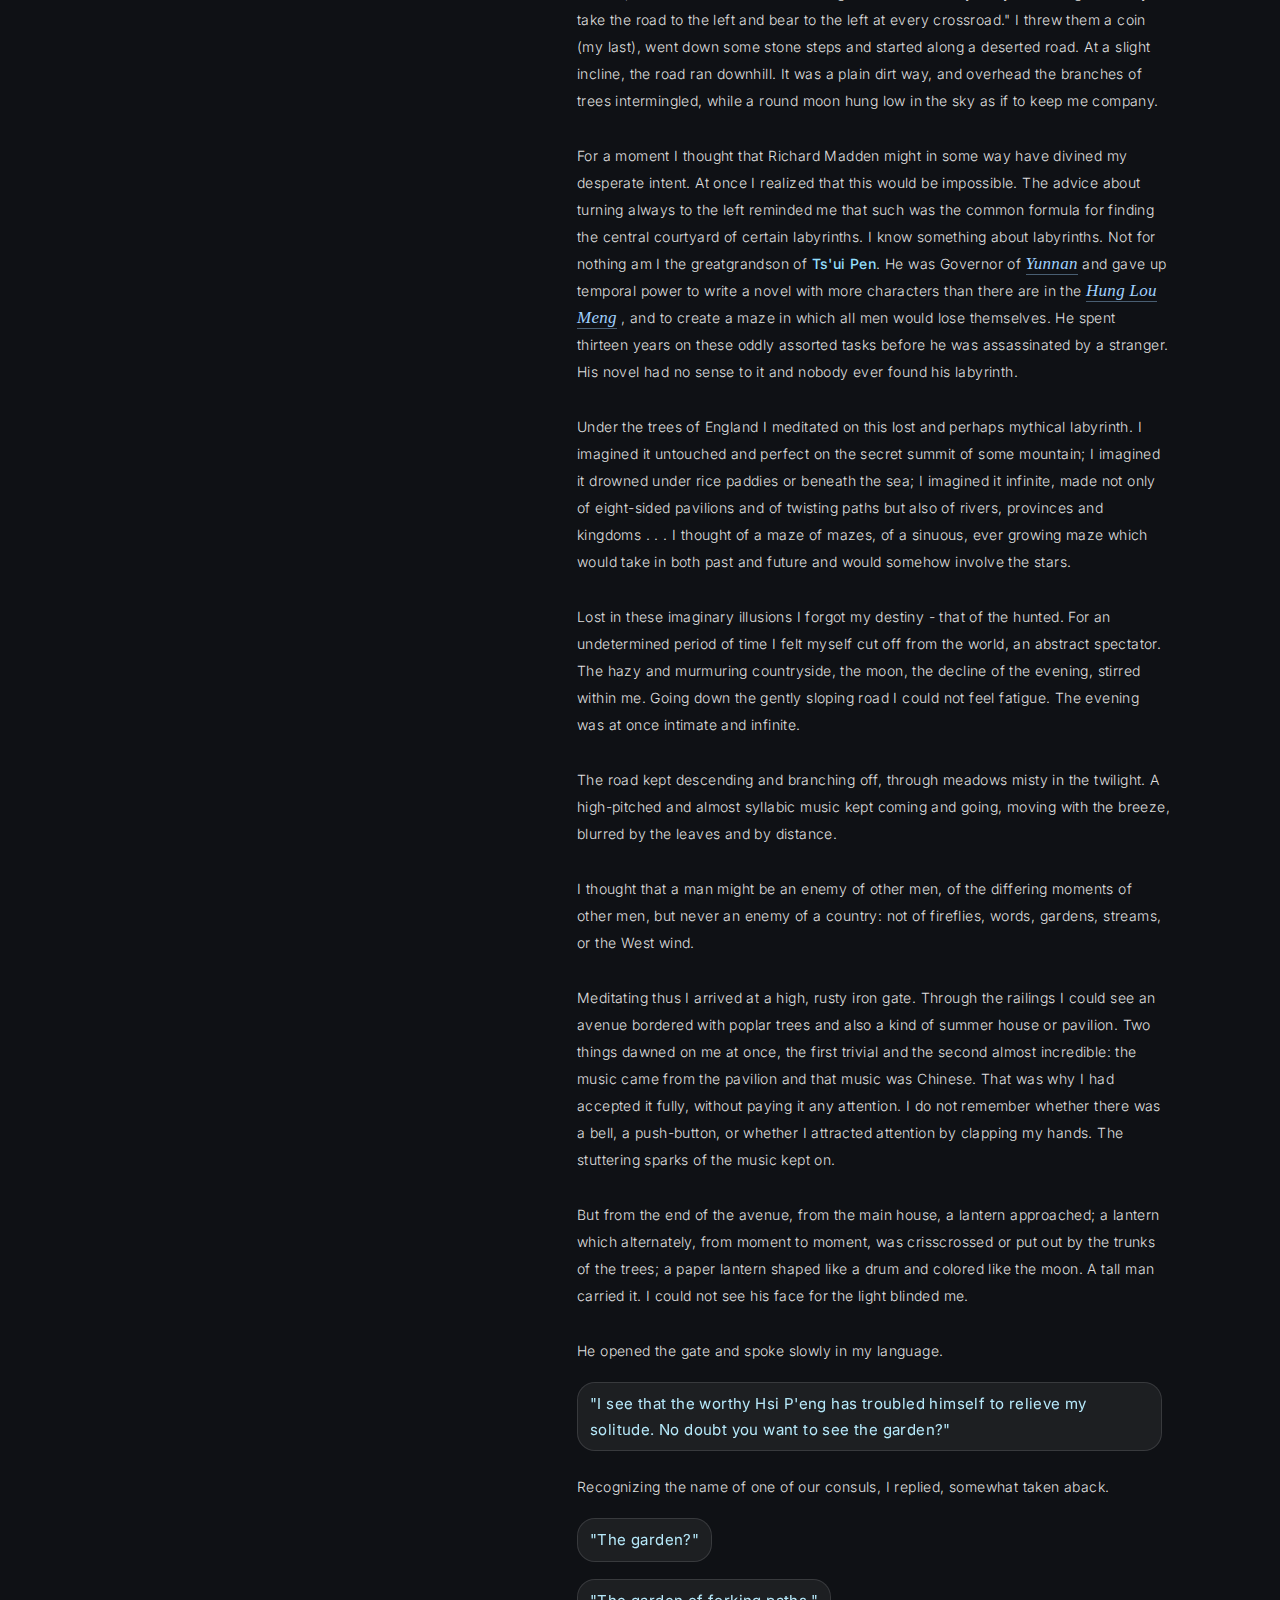
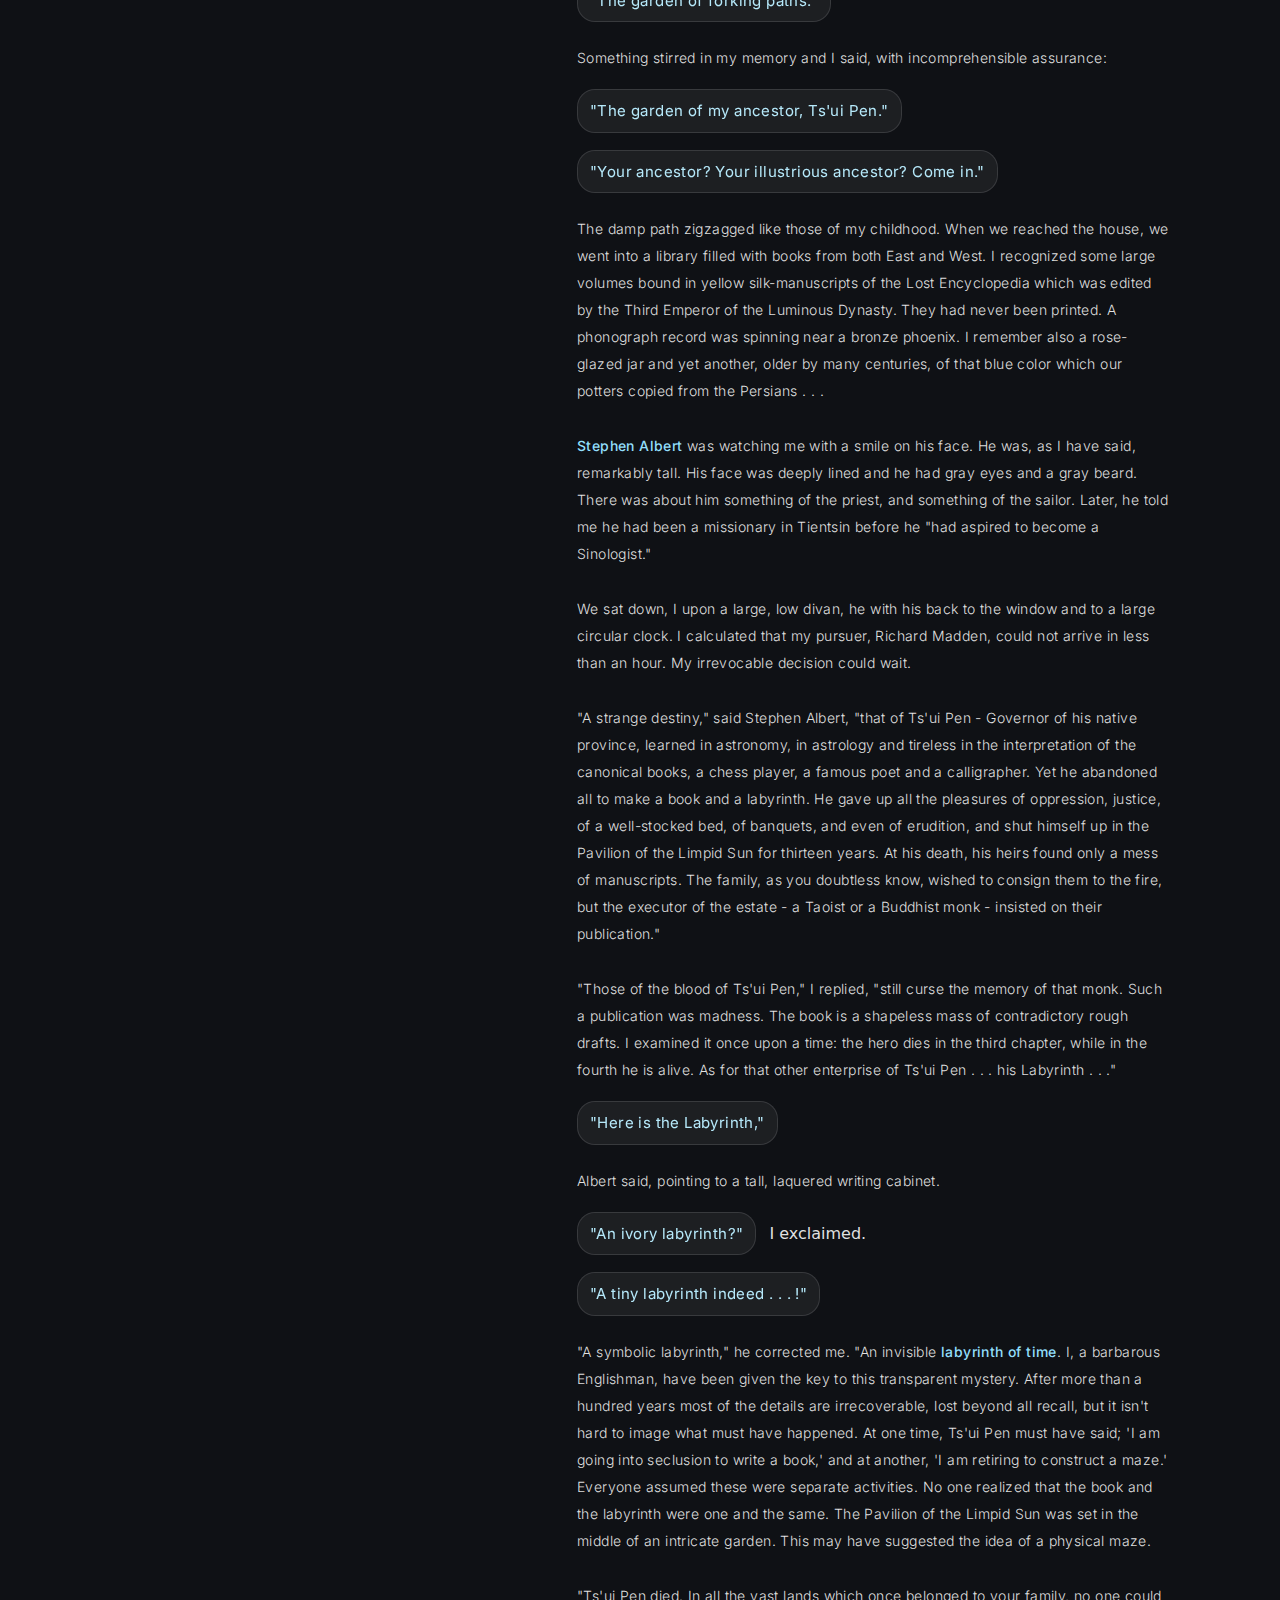
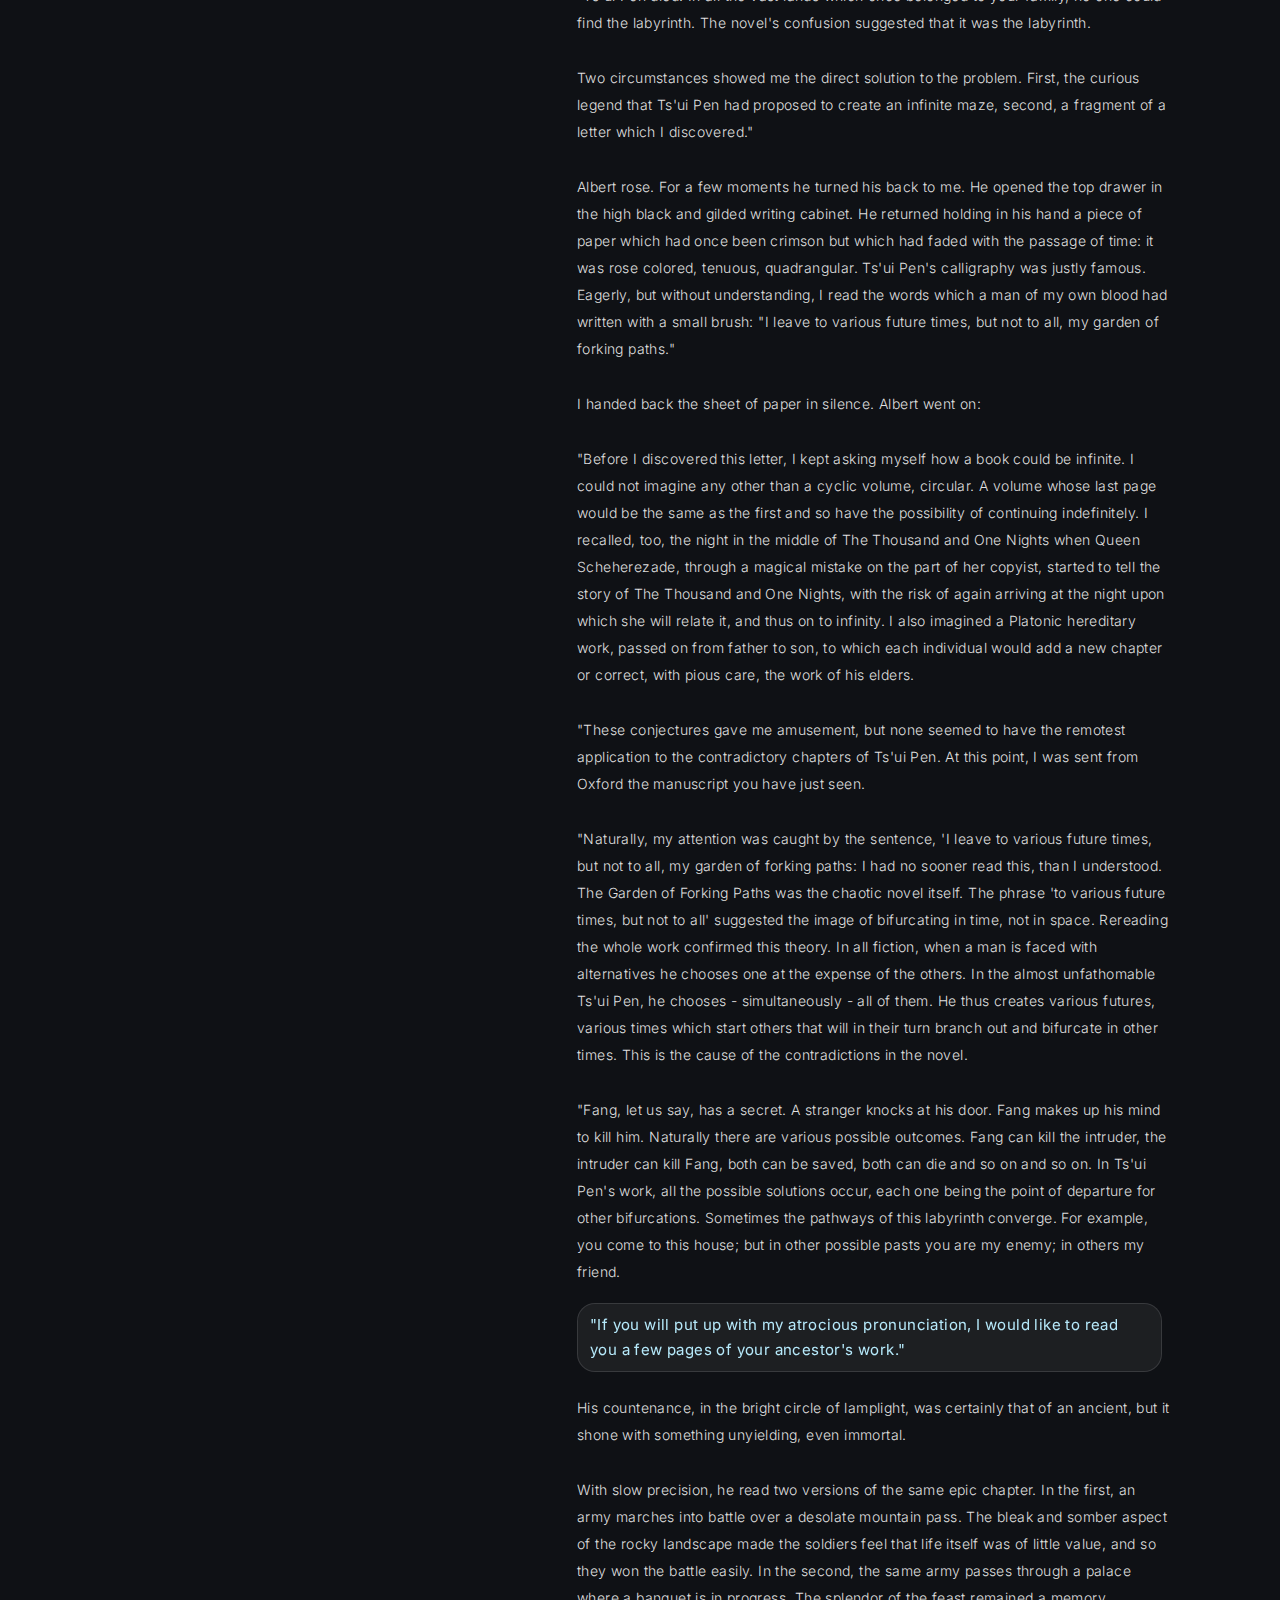
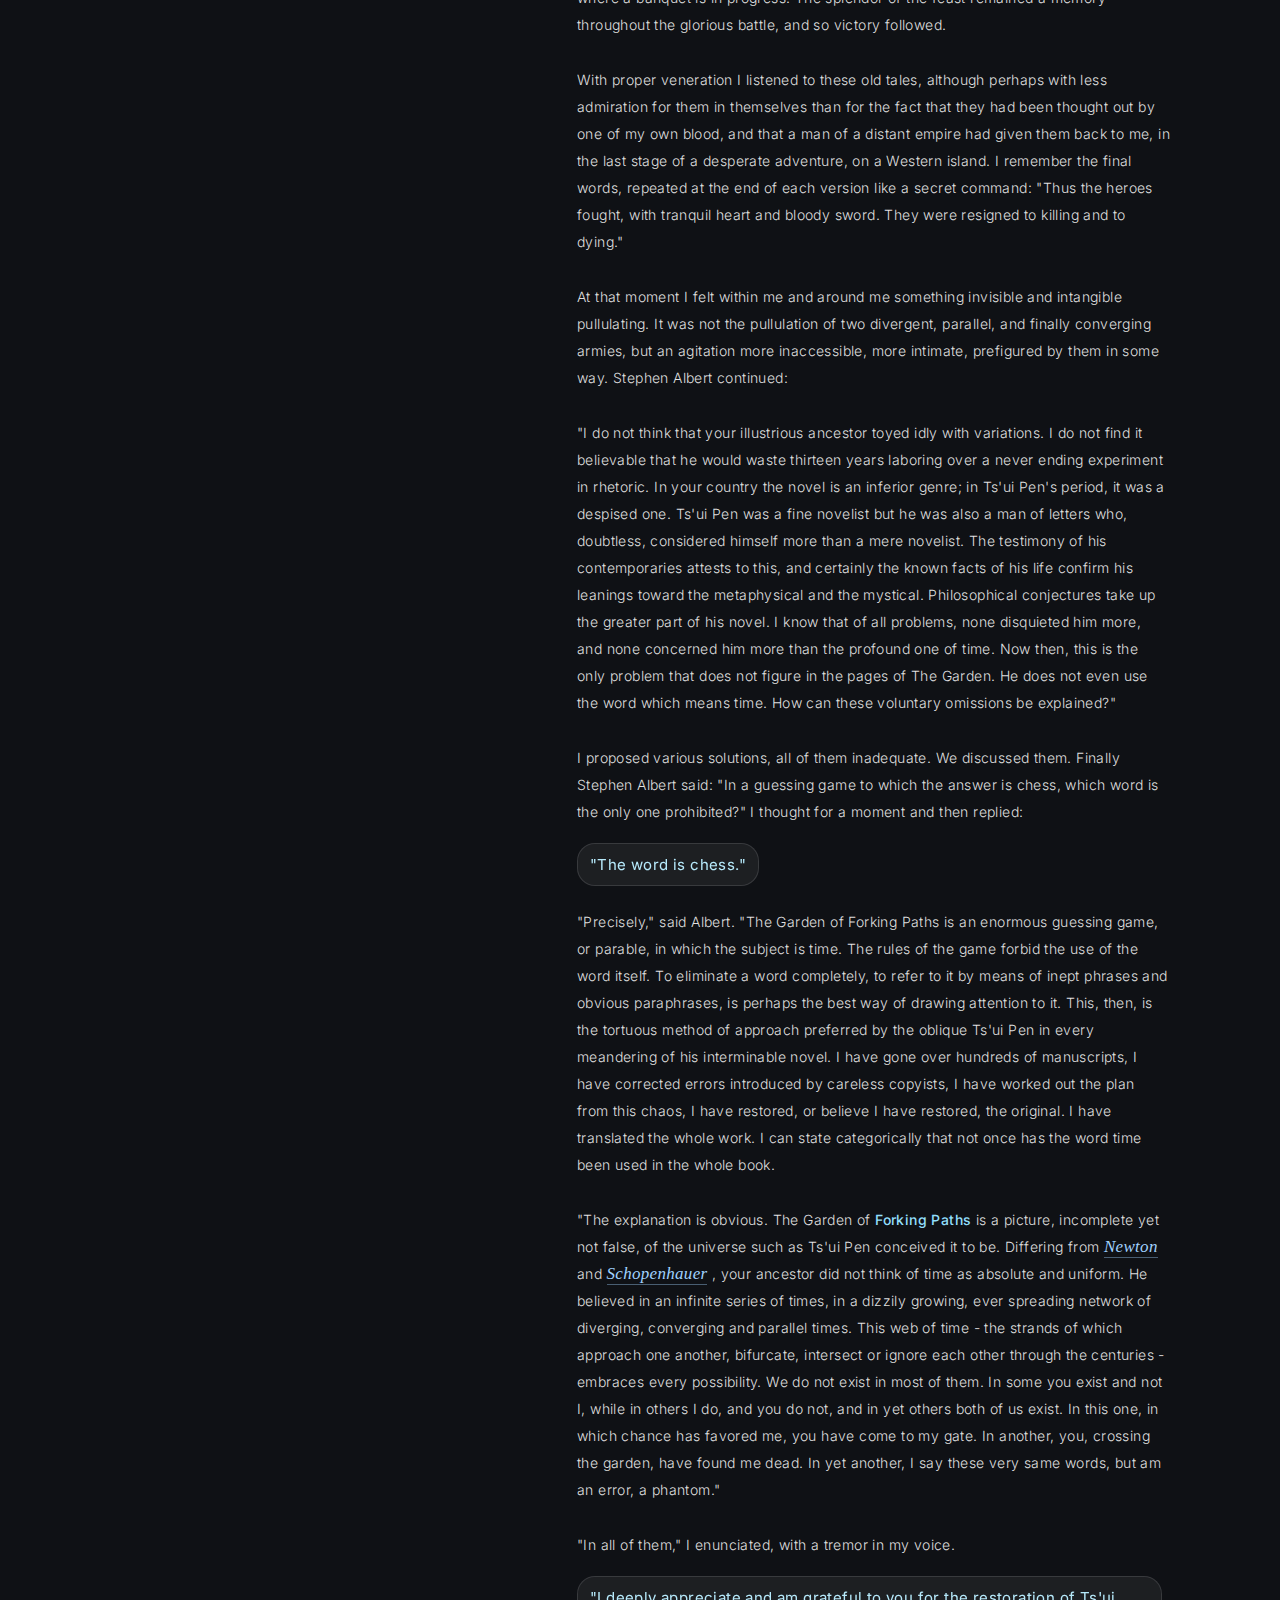
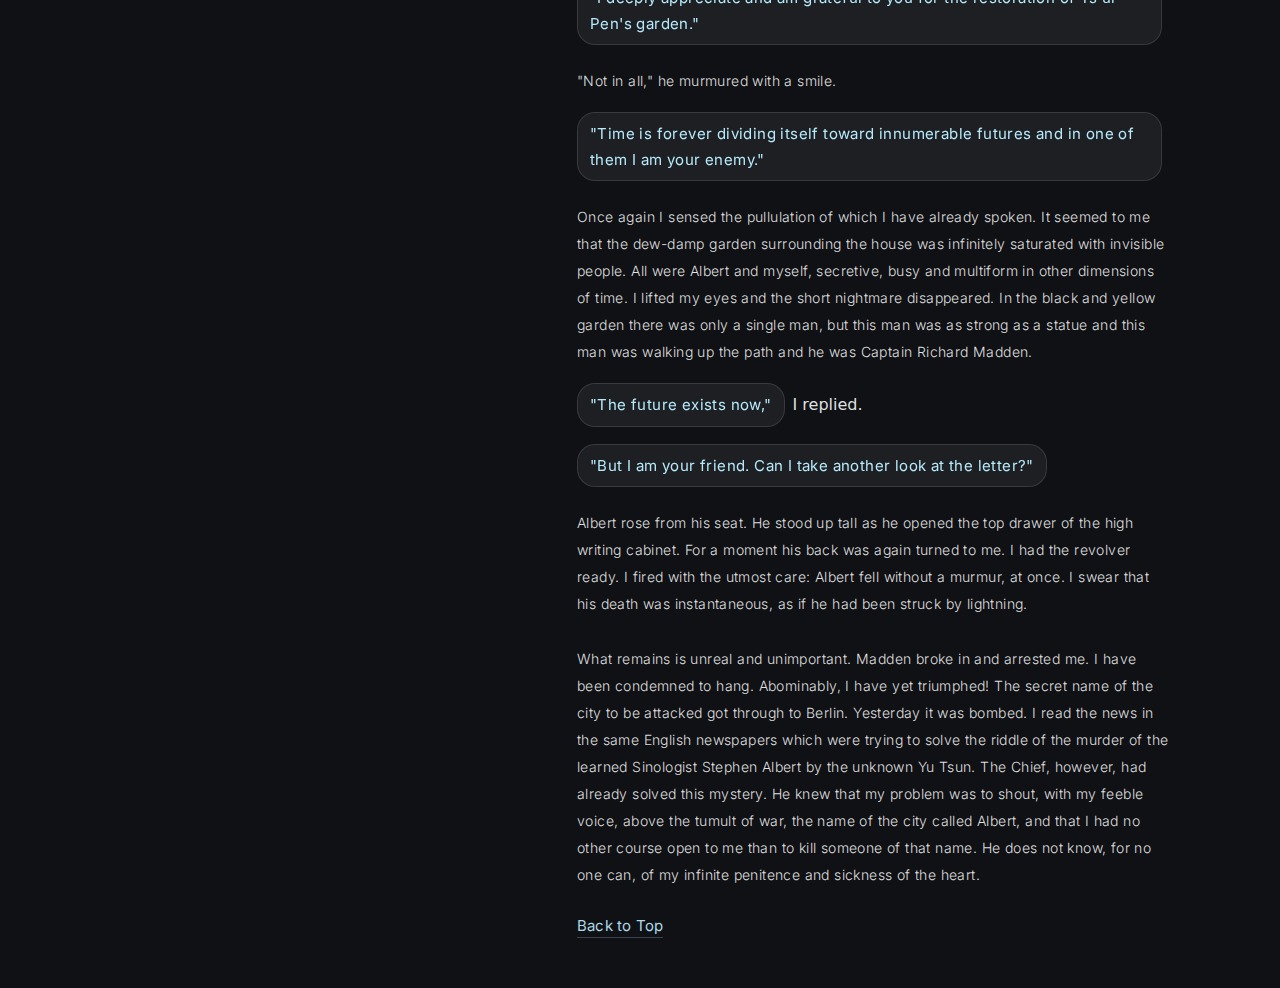
<file: The_Garden_of_Forking_Paths/index.html>
<!DOCTYPE html>
<!--[if lt IE 7]>      <html class="no-js lt-ie9 lt-ie8 lt-ie7"> <![endif]-->
<!--[if IE 7]>         <html class="no-js lt-ie9 lt-ie8"> <![endif]-->
<!--[if IE 8]>         <html class="no-js lt-ie9"> <![endif]-->
<!--[if gt IE 8]>      <html class="no-js"> <!--<![endif]-->
<html>
    <head>
        <meta charset="utf-8">
        <meta http-equiv="X-UA-Compatible" content="IE=edge">
        <title></title>
        <meta name="description" content="">
        <meta name="viewport" content="width=device-width, initial-scale=1">
<link rel="preconnect" href="https://fonts.googleapis.com">
<link rel="preconnect" href="https://fonts.gstatic.com" crossorigin>
<link href="https://fonts.googleapis.com/css2?family=Inter:ital,opsz,wght@0,14..32,100..900;1,14..32,100..900&display=swap" rel="stylesheet">
<link rel="preconnect" href="https://fonts.googleapis.com">
<link rel="preconnect" href="https://fonts.gstatic.com" crossorigin>
<link href="https://fonts.googleapis.com/css2?family=Playfair+Display:ital,wght@0,400..900;1,400..900&display=swap" rel="stylesheet">
        <link rel="stylesheet" href="style.css">
    </head>
    <body>
  <div class="wrapper">

  <!-- LEFT PANEL -->
  <div class="left">

  <a href="../index.html" class="back-home">← Home</a>

    <div class="left-header">
      <h1>The <br>
        Garden <br>
        of <br>
        Forking <br>
        Paths</h1>
      <p>Jorge Luis Borges</p>
      <nav class="section-nav">
  <a href="#section1">Section I</a>
  <a href="#section2">Section II</a>
  <a href="#section3">Section III</a>
</nav>
    </div>

    <div class="notes">

      <div class="note default">
Hover over the highlighted words to view contextual notes and references.      </div>

      <!-- LEFT PANEL: NOTES (paste inside <div class="notes"> ... </div>) -->

<div class="note-card" id="n1">
  <div class="note-title">Captain Liddell Hart</div>
  <div class="note-body">A real military historian. Borges uses factual reference to give the story documentary realism.</div>
</div>

<div class="note-card" id="n2">
  <div class="note-title">Serre–Montauban</div>
  <div class="note-body">A World War I battlefield. The “ordinary” delay later gains narrative importance.</div>
</div>

<div class="note-card" id="n3">
  <div class="note-title">Dr. Yu Tsun</div>
  <div class="note-body">The narrator. His testimony frames the story as a formal confession.</div>
</div>

<div class="note-card" id="n4">
  <div class="note-title">Captain Richard Madden</div>
  <div class="note-body">The pursuer. Relentless, but driven by duty rather than cruelty.</div>
</div>

<div class="note-card" id="n5">
  <div class="note-title">Viktor Runeberg</div>
  <div class="note-body">A German agent whose arrest triggers Yu Tsun’s desperate action.</div>
</div>

<div class="note-card" id="n6">
  <div class="note-title">The Secret</div>
  <div class="note-body">The name of the artillery site. Murder becomes a coded act of communication.</div>
</div>

<div class="note-card" id="n7">
  <div class="note-title">Ts’ui Pen</div>
  <div class="note-body">Yu Tsun’s ancestor who abandoned power to create a novel and a labyrinth.</div>
</div>

<div class="note-card" id="n8">
  <div class="note-title">Stephen Albert</div>
  <div class="note-body">The scholar who explains the labyrinth and becomes the message.</div>
</div>

<div class="note-card" id="n9">
  <div class="note-title">Labyrinth of time</div>
  <div class="note-body">A metaphor for branching timelines where multiple futures coexist.</div>
</div>


<div class="note-card" id="n10">
  <div class="note-title">Forking Paths</div>
  <div class="note-body">The central metaphor of the story. It represents time as a network of branching possibilities where every choice creates a new reality.</div>
</div>

    </div>
  </div>

  <!-- RIGHT PANEL -->
<div class="right">
  <div id="top"></div>

    <div id="section1">
    <p>
In his In his <a href="https://en.wikipedia.org/wiki/A_History_of_the_World_War"
target="_blank" rel="noopener" class="external-link">A History of the World War</a> (page 212),
(page 212), 
<a href="#n1" class="note-link">Captain Liddell Hart</a> reports that a planned offensive by thirteen British divisions, supported by fourteen hundred artillery pieces, against the German line at 
<a href="#n2" class="note-link">Serre-Montauban</a>, scheduled for July 24, 1916, had to be postponed until the morning of the 29th. He comments that torrential rain caused this delay - which lacked any special significance. The following deposition, dictated by, read over, and then signed by <a href="#n3" class="note-link">Dr. Yu Tsun</a>, former teacher of English at the <a href="https://en.wikipedia.org/wiki/Qingdao"
target="_blank" rel="noopener" class="external-link">Tsingtao Hochschule</a>, casts unsuspected light upon this event. The first two pages are missing.
    </p>

   <span class="stars">* * *</span>

    <p>
. . . and I hung up the phone. Immediately I recollected the voice that had spoken in
German. It was that of <a href="#n4" class="note-link">Captain Richard Madden</a>, in  <a href="#n5" class="note-link">Viktor Runeberg</a> office, meant the end of all our work and - though this seemed a secondary matter,
or should have seemed so to me - of our lives also. His being there meant that
Runeberg had been arrested or murdered.i Before the sun set on this same day, I ran
the same risk. Madden was implacable. Rather, to be more accurate, he was obliged
to be implacable. An Irishman in the service of England, a man suspected of equivocal
feelings if not of actual treachery, how could he fail to welcome and seize upon this
extraordinary piece of luck: the discovery, capture and perhaps the deaths of two
agents of Imperial Germany?
    </p>

    <p>
      I went up to my bedroom. Absurd though the gesture was, I closed and locked the
door. I threw myself down on my narrow iron bed, and waited on my back. The
never changing rooftops filled the window, and the hazy six o'clock sun hung in the
sky. It seemed incredible that this day, a day without warnings or omens, might be
that of my implacable death. In despite of my dead father, in despite of having been a
child in one of the symmetrical gardens of Hai Feng, was I to die now?
    </p>

    <p>
      Then I reflected that all things happen, happen to one, precisely now. Century
follows century, and things happen only in the present. There are countless men in
the air, on land and at sea, and all that really happens happens to me . . . The almost
unbearable memory of Madden's long horseface put an end to these wandering
thoughts.
    </p>

    <p>In the midst of my hatred and terror (now that it no longer matters to me to speak of terror, now that I have outwitted Richard Madden, now that my neck hankers for the hangman's noose), I knew that the fast-moving and doubtless happy soldier did not suspect that I possessed <a href="#n6" class="note-link">The Secret</a> - the name of the exact site of the new British artillery park on the Ancre. A bird streaked across the misty sky and,absently, I turned it into an airplane and then that airplane into many in the skies of France, shattering the artillery park under a rain of bombs. If only my mouth, before it should be silenced by a bullet, could shout this name in such a way that it could be heard in Germany . . . My voice, my human voice, was weak. How could it reach the ear of the Chief? The ear of that sick and hateful man who knew nothing of Runeberg or of me except that we were in Staffordshire. A man who, sitting in his arid Berlin office, leafed infinitely through newspapers, looking in vain for news from us. I said aloud, "I must flee."</p>

<p>I sat up on the bed, in senseless and perfect silence, as if Madden was already peering
at me. Something - perhaps merely a desire to prove my total penury to myself -
made me empty out my pockets. I found just what I knew I was going to find. The
American watch, the nickel-plated chain and the square coin, the key ring with the
useless but compromising keys to Runeberg's office, the notebook, a letter which I
decided to destroy at once (and which I did not destroy), a five shilling piece, two
single shillings and some pennies, a red and blue pencil, a handkerchief - and a
revolver with a single bullet. Absurdly I held it and weighed it in my hand, to give
myself courage. Vaguely I thought that a pistol shot can be heard for a great distance.</p>

<p>In ten minutes I had developed my plan. The telephone directory gave me the name
of the one person capable of passing on the information. He lived in a suburb of
Fenton, less than half an hour away by train.</p>

<p>I am a timorous man. I can say it now, now that I have brought my incredibly risky
plan to an end. It was not easy to bring about, and I know that its execution was
terrible. I did not do it for Germany - no! Such a barbarous country is of no
importance to me, particularly since it had degraded me by making me become a spy.
Furthermore, I knew an Englishman - a modest man - who, for me, is as great as
<a href="https://en.wikipedia.org/wiki/Johann_Wolfgang_von_Goethe"
target="_blank" rel="noopener" class="external-link">Goethe</a>. I did not speak with him for more than an hour, but during that time, he
was Goethe.</p>

<p>I carried out my plan because I felt the Chief had some fear of those of my race, of
those uncountable forebears whose culmination lies in me. I wished to prove to him
that a yellow man could save his armies. Besides, I had to escape the Captain. His
hands and voice could, at any moment, knock and beckon at my door.</p>

<p>Silently, I dressed, took leave of myself in the mirror, went down the stairs, sneaked
a look at the quiet street, and went out. The station was not far from my house, but
I thought it more prudent to take a cab. I told myself that I thus ran less chance of
being recognized. The truth is that, in the deserted street, I felt infinitely visible and
vulnerable. I recall that I told the driver to stop short of the main entrance. I got out
with a painful and deliberate slowness.</p>

<p>I was going to the village of Ashgrove, but took a ticket for a station further on. The
train would leave in a few minutes, at eight-fifty. I hurried, for the next would not go
until half past nine. There was almost no one on the platform. I walked through the
carriages. I remember some farmers, a woman dressed in mourning, a youth deep in
<a href="https://en.wikipedia.org/wiki/Tacitus"
target="_blank" rel="noopener" class="external-link">Tacitus</a>' Annals
 and a wounded, happy soldier.</p> </div>

<div id="section2">

<p>At last the train pulled out. A man I recognized ran furiously, but vainly, the length of
the platform. It was Captain Richard Madden. Shattered, trembling, I huddled in the
distant corner of the seat, as far as possible from the fearful window.</p>

<p>From utter terror I passed into a state of almost abject happiness. I told myself that
the duel had already started and that I had won the first encounter by besting my
adversary in his first attack - even if it was only for forty minutes - by an accident of
fate. I argued that so small a victory prefigured a total victory. I argued that it was
not so trivial, that were it not for the precious accident of the train schedule, I
would be in prison or dead. I argued, with no less sophism, that my timorous
happiness was proof that I was man enough to bring this adventure to a successful
conclusion. From my weakness I drew strength that never left me.</p>

<p>I foresee that man will resign himself each day to new abominations, that soon only
soldiers and bandits will be left. To them I offer this advice: Whosoever would
undertake some atrocious enterprise should act as if it were already accomplished,
should impose upon himself a future as irrevocable as the past.</p>

<p>Thus I proceeded, while with the eyes of a man already dead, I contemplated the
fluctuations of the day which would probably be my last, and watched the diffuse
coming of night.</p>

<p>The train crept along gently, amid ash trees. It slowed down and stopped, almost in
the middle of a field. No one called the name of a station. "Ashgrove?" I asked some
children on the platform. "Ashgrove," they replied. I got out.</p>

<p>A lamp lit the platform, but the children's faces remained in a shadow. One of them
asked me: "Are you going to Dr. Stephen Albert's house?" Without waiting for my
answer, another said: "The house is a good distance away but you won't get lost if
you take the road to the left and bear to the left at every crossroad." I threw them a
coin (my last), went down some stone steps and started along a deserted road. At a
slight incline, the road ran downhill. It was a plain dirt way, and overhead the
branches of trees intermingled, while a round moon hung low in the sky as if to keep
me company.</p>

<p>For a moment I thought that Richard Madden might in some way have divined my
desperate intent. At once I realized that this would be impossible. The advice about
turning always to the left reminded me that such was the common formula for
finding the central courtyard of certain labyrinths. I know something about
labyrinths. Not for nothing am I the greatgrandson of <a href="#n7" class="note-link">Ts'ui Pen</a>. He was Governor of
<a href="https://en.wikipedia.org/wiki/Yunnan"
target="_blank" rel="noopener" class="external-link">Yunnan</a>
 and gave up temporal power to write a novel with more characters than
there are in the  <a href="https://en.wikipedia.org/wiki/Dream_of_the_Red_Chamber"
target="_blank" rel="noopener" class="external-link">Hung Lou Meng</a>
, and to create a maze in which all men would lose
themselves. He spent thirteen years on these oddly assorted tasks before he was
assassinated by a stranger. His novel had no sense to it and nobody ever found his
labyrinth.</p>

<p>Under the trees of England I meditated on this lost and perhaps mythical labyrinth. I
imagined it untouched and perfect on the secret summit of some mountain; I
imagined it drowned under rice paddies or beneath the sea; I imagined it infinite,
made not only of eight-sided pavilions and of twisting paths but also of rivers,
provinces and kingdoms . . . I thought of a maze of mazes, of a sinuous, ever growing
maze which would take in both past and future and would somehow involve the
stars.</p>

<p>Lost in these imaginary illusions I forgot my destiny - that of the hunted. For an
undetermined period of time I felt myself cut off from the world, an abstract
spectator. The hazy and murmuring countryside, the moon, the decline of the
evening, stirred within me. Going down the gently sloping road I could not feel
fatigue. The evening was at once intimate and infinite.</p>

<p>The road kept descending and branching off, through meadows misty in the twilight.
A high-pitched and almost syllabic music kept coming and going, moving with the
breeze, blurred by the leaves and by distance.</p>

<p>I thought that a man might be an enemy of other men, of the differing moments of
other men, but never an enemy of a country: not of fireflies, words, gardens,
streams, or the West wind.</p>

<p>Meditating thus I arrived at a high, rusty iron gate. Through the railings I could see an
avenue bordered with poplar trees and also a kind of summer house or pavilion.
Two things dawned on me at once, the first trivial and the second almost incredible:
the music came from the pavilion and that music was Chinese. That was why I had
accepted it fully, without paying it any attention. I do not remember whether there
was a bell, a push-button, or whether I attracted attention by clapping my hands. The
stuttering sparks of the music kept on.</p>

<p>But from the end of the avenue, from the main house, a lantern approached; a
lantern which alternately, from moment to moment, was crisscrossed or put out by
the trunks of the trees; a paper lantern shaped like a drum and colored like the
moon. A tall man carried it. I could not see his face for the light blinded me.</p>

<p>He opened the gate and spoke slowly in my language.</p>

<blockquote class="glass-quote">
  <p>
    "I see that the worthy Hsi P'eng has troubled himself to relieve my solitude.
    No doubt you want to see the garden?"
  </p>
</blockquote>


<p>Recognizing the name of one of our consuls, I replied, somewhat taken aback.</p>

<blockquote class="glass-quote">
  <p>
    "The garden?"
  </p>
</blockquote>
<br>
<br>
 <blockquote class="glass-quote">
  <p>
"The garden of forking paths."</p>
</blockquote>


<p>Something stirred in my memory and I said, with incomprehensible assurance:</p>

 <blockquote class="glass-quote"><p>"The garden of my ancestor, Ts'ui Pen."</p></blockquote>
 <br>
<br>
 <blockquote class="glass-quote"><p>"Your ancestor? Your illustrious ancestor? Come in."</p></blockquote>

<p>The damp path zigzagged like those of my childhood. When we reached the house,
we went into a library filled with books from both East and West. I recognized some
large volumes bound in yellow silk-manuscripts of the Lost Encyclopedia which was
edited by the Third Emperor of the Luminous Dynasty. They had never been
printed. A phonograph record was spinning near a bronze phoenix. I remember also
a rose-glazed jar and yet another, older by many centuries, of that blue color which
our potters copied from the Persians . . .</p>

<p><a href="#n8" class="note-link">Stephen Albert</a> was watching me with a smile on his face. He was, as I have said,
remarkably tall. His face was deeply lined and he had gray eyes and a gray beard.
There was about him something of the priest, and something of the sailor. Later, he
told me he had been a missionary in Tientsin before he "had aspired to become a
Sinologist."</p> </div>

<div id="section3">
<p>We sat down, I upon a large, low divan, he with his back to the window and to a
large circular clock. I calculated that my pursuer, Richard Madden, could not arrive in
less than an hour. My irrevocable decision could wait.</p>

<p>"A strange destiny," said Stephen Albert, "that of Ts'ui Pen - Governor of his native
province, learned in astronomy, in astrology and tireless in the interpretation of the
canonical books, a chess player, a famous poet and a calligrapher. Yet he abandoned
all to make a book and a labyrinth. He gave up all the pleasures of oppression,
justice, of a well-stocked bed, of banquets, and even of erudition, and shut himself up
in the Pavilion of the Limpid Sun for thirteen years. At his death, his heirs found only
a mess of manuscripts. The family, as you doubtless know, wished to consign them
to the fire, but the executor of the estate - a Taoist or a Buddhist monk - insisted on
their publication."</p>

<p>"Those of the blood of Ts'ui Pen," I replied, "still curse the memory of that monk.
Such a publication was madness. The book is a shapeless mass of contradictory
rough drafts. I examined it once upon a time: the hero dies in the third chapter,
while in the fourth he is alive. As for that other enterprise of Ts'ui Pen . . . his
Labyrinth . . ."</p>

<blockquote class="glass-quote">
  <p>"Here is the Labyrinth,"</p></blockquote> 
    
    <p>Albert said, pointing to a tall, laquered writing cabinet.</p>

<blockquote class="glass-quote"><p>"An ivory labyrinth?"</p></blockquote>  I exclaimed. 
<br> <br>

<blockquote class="glass-quote"><p>"A tiny labyrinth indeed . . . !"</p></blockquote>

<p>"A symbolic labyrinth," he corrected me. "An invisible <a href="#n9" class="note-link">labyrinth of time</a>. I, a
barbarous Englishman, have been given the key to this transparent mystery. After
more than a hundred years most of the details are irrecoverable, lost beyond all
recall, but it isn't hard to image what must have happened. At one time, Ts'ui Pen
must have said; 'I am going into seclusion to write a book,' and at another, 'I am
retiring to construct a maze.' Everyone assumed these were separate activities. No
one realized that the book and the labyrinth were one and the same. The Pavilion of
the Limpid Sun was set in the middle of an intricate garden. This may have suggested
the idea of a physical maze.</p>

<p>"Ts'ui Pen died. In all the vast lands which once belonged to your family, no one
could find the labyrinth. The novel's confusion suggested that it was the labyrinth.</p>

<p>Two circumstances showed me the direct solution to the problem. First, the curious
legend that Ts'ui Pen had proposed to create an infinite maze, second, a fragment of
a letter which I discovered."</p>

<p>Albert rose. For a few moments he turned his back to me. He opened the top
drawer in the high black and gilded writing cabinet. He returned holding in his hand a
piece of paper which had once been crimson but which had faded with the passage
of time: it was rose colored, tenuous, quadrangular. Ts'ui Pen's calligraphy was justly
famous. Eagerly, but without understanding, I read the words which a man of my
own blood had written with a small brush: "I leave to various future times, but not
to all, my garden of forking paths."</p>

<p>I handed back the sheet of paper in silence. Albert went on:</p>

<p>"Before I discovered this letter, I kept asking myself how a book could be infinite. I
could not imagine any other than a cyclic volume, circular. A volume whose last page
would be the same as the first and so have the possibility of continuing indefinitely. I
recalled, too, the night in the middle of The Thousand and One Nights when Queen
Scheherezade, through a magical mistake on the part of her copyist, started to tell
the story of The Thousand and One Nights, with the risk of again arriving at the
night upon which she will relate it, and thus on to infinity. I also imagined a Platonic
hereditary work, passed on from father to son, to which each individual would add a
new chapter or correct, with pious care, the work of his elders.</p>

<p>"These conjectures gave me amusement, but none seemed to have the remotest application to the contradictory chapters of Ts'ui Pen. At this point, I was sent from Oxford the manuscript you have just seen.</p>

<p>"Naturally, my attention was caught by the sentence, 'I leave to various future times,
but not to all, my garden of forking paths: I had no sooner read this, than I
understood. The Garden of Forking Paths was the chaotic novel itself. The phrase 'to
various future times, but not to all' suggested the image of bifurcating in time, not in
space. Rereading the whole work confirmed this theory. In all fiction, when a man is
faced with alternatives he chooses one at the expense of the others. In the almost
unfathomable Ts'ui Pen, he chooses - simultaneously - all of them. He thus creates
various futures, various times which start others that will in their turn branch out
and bifurcate in other times. This is the cause of the contradictions in the novel.</p>

<p>"Fang, let us say, has a secret. A stranger knocks at his door. Fang makes up his mind
to kill him. Naturally there are various possible outcomes. Fang can kill the intruder,
the intruder can kill Fang, both can be saved, both can die and so on and so on. In
Ts'ui Pen's work, all the possible solutions occur, each one being the point of
departure for other bifurcations. Sometimes the pathways of this labyrinth converge.
For example, you come to this house; but in other possible pasts you are my enemy;
in others my friend.</p>

<blockquote class="glass-quote"><p>"If you will put up with my atrocious pronunciation, I would like to read you a few pages of your ancestor's work."</p></blockquote>

<p>His countenance, in the bright circle of lamplight, was certainly that of an ancient, but
it shone with something unyielding, even immortal.</p>

<p>With slow precision, he read two versions of the same epic chapter. In the first, an
army marches into battle over a desolate mountain pass. The bleak and somber
aspect of the rocky landscape made the soldiers feel that life itself was of little value,
and so they won the battle easily. In the second, the same army passes through a
palace where a banquet is in progress. The splendor of the feast remained a memory
throughout the glorious battle, and so victory followed.</p>

<p>With proper veneration I listened to these old tales, although perhaps with less
admiration for them in themselves than for the fact that they had been thought out
by one of my own blood, and that a man of a distant empire had given them back to
me, in the last stage of a desperate adventure, on a Western island. I remember the
final words, repeated at the end of each version like a secret command: "Thus the
heroes fought, with tranquil heart and bloody sword. They were resigned to killing
and to dying."</p>

<p>At that moment I felt within me and around me something invisible and intangible
pullulating. It was not the pullulation of two divergent, parallel, and finally converging
armies, but an agitation more inaccessible, more intimate, prefigured by them in
some way. Stephen Albert continued:</p>

<p>"I do not think that your illustrious ancestor toyed idly with variations. I do not find
it believable that he would waste thirteen years laboring over a never ending
experiment in rhetoric. In your country the novel is an inferior genre; in Ts'ui Pen's
period, it was a despised one. Ts'ui Pen was a fine novelist but he was also a man of
letters who, doubtless, considered himself more than a mere novelist. The testimony
of his contemporaries attests to this, and certainly the known facts of his life confirm
his leanings toward the metaphysical and the mystical. Philosophical conjectures take
up the greater part of his novel. I know that of all problems, none disquieted him
more, and none concerned him more than the profound one of time. Now then, this
is the only problem that does not figure in the pages of The Garden. He does not
even use the word which means time. How can these voluntary omissions be
explained?"</p>

<p>I proposed various solutions, all of them inadequate. We discussed them. Finally
Stephen Albert said: "In a guessing game to which the answer is chess, which word is
the only one prohibited?" I thought for a moment and then replied:</p>

<blockquote class="glass-quote"><p>"The word is chess."</p></blockquote>

<p>"Precisely," said Albert. "The Garden of Forking Paths is an enormous guessing game,
or parable, in which the subject is time. The rules of the game forbid the use of the
word itself. To eliminate a word completely, to refer to it by means of inept phrases
and obvious paraphrases, is perhaps the best way of drawing attention to it. This,
then, is the tortuous method of approach preferred by the oblique Ts'ui Pen in every
meandering of his interminable novel. I have gone over hundreds of manuscripts, I
have corrected errors introduced by careless copyists, I have worked out the plan
from this chaos, I have restored, or believe I have restored, the original. I have
translated the whole work. I can state categorically that not once has the word time
been used in the whole book.</p>

<p>"The explanation is obvious. The Garden of  <a href="#n10" class="note-link">Forking Paths</a> is a picture, incomplete
yet not false, of the universe such as Ts'ui Pen conceived it to be. Differing from
<a href="https://en.wikipedia.org/wiki/Isaac_Newton"
target="_blank" rel="noopener" class="external-link">Newton</a>
 and <a href="https://en.wikipedia.org/wiki/Arthur_Schopenhauer"
target="_blank" rel="noopener" class="external-link">Schopenhauer</a>
, your ancestor did not think of time as absolute and
uniform. He believed in an infinite series of times, in a dizzily growing, ever spreading
network of diverging, converging and parallel times. This web of time - the strands of
which approach one another, bifurcate, intersect or ignore each other through the
centuries - embraces every possibility. We do not exist in most of them. In some
you exist and not I, while in others I do, and you do not, and in yet others both of us
exist. In this one, in which chance has favored me, you have come to my gate. In
another, you, crossing the garden, have found me dead. In yet another, I say these
very same words, but am an error, a phantom."</p>

<p>"In all of them," I enunciated, with a tremor in my voice.</p>
<blockquote class="glass-quote"><p>"I deeply appreciate and am grateful to you for the restoration of Ts'ui Pen's garden."</p></blockquote>

<p>"Not in all," he murmured with a smile.</p>
<blockquote class="glass-quote"><p>"Time is forever dividing itself toward
innumerable futures and in one of them I am your enemy."</p></blockquote>

<p>Once again I sensed the pullulation of which I have already spoken. It seemed to me
that the dew-damp garden surrounding the house was infinitely saturated with
invisible people. All were Albert and myself, secretive, busy and multiform in other
dimensions of time. I lifted my eyes and the short nightmare disappeared. In the
black and yellow garden there was only a single man, but this man was as strong as a
statue and this man was walking up the path and he was Captain Richard Madden.</p>

<blockquote class="glass-quote"><p>"The future exists now,"</p></blockquote>I replied. 
<br> <br>
<blockquote class="glass-quote"><p>"But I am your friend. Can I take another look at
the letter?"</p></blockquote>

<p>Albert rose from his seat. He stood up tall as he opened the top drawer of the high
writing cabinet. For a moment his back was again turned to me. I had the revolver
ready. I fired with the utmost care: Albert fell without a murmur, at once. I swear
that his death was instantaneous, as if he had been struck by lightning.</p>

<p>What remains is unreal and unimportant. Madden broke in and arrested me. I have
been condemned to hang. Abominably, I have yet triumphed! The secret name of the
city to be attacked got through to Berlin. Yesterday it was bombed. I read the news
in the same English newspapers which were trying to solve the riddle of the murder
of the learned Sinologist Stephen Albert by the unknown Yu Tsun. The Chief,
however, had already solved this mystery. He knew that my problem was to shout,
with my feeble voice, above the tumult of war, the name of the city called Albert,
and that I had no other course open to me than to kill someone of that name. He
does not know, for no one can, of my infinite penitence and sickness of the heart.</p> </div>

 <a href="#top" class="back">Back to Top</a>

  </div>

    </body>
</html>
</file>
<file: style.css>
*{
  box-sizing: border-box;
  margin: 0;
  padding: 0;
}

:root{
  --bg: #0b0f14;
  --text: rgba(255,255,255,0.92);
  --muted: rgba(255, 255, 255, 0.639);
  --border: rgba(255,255,255,0.14);
  --glass: rgba(255,255,255,0.04);
}

body{
  background: var(--bg);
  color: var(--text);
  min-height: 100vh;
  font-family: "Inter", sans-serif;
}


.cover{
  min-height: 100vh;
  padding: 42px 34px;
  position: relative;
  overflow: hidden;
}


.cover::before{
  content:"";
  position: absolute;
  inset: -35%;
  z-index: 0;
  background: linear-gradient(
    to bottom,
    rgba(125,211,252,0.18),
    rgba(13,15,20,0.0),
    rgba(167,139,250,0.18)
  );
  filter: blur(60px);
}



.cover-title{
  position: relative;
  z-index: 1;
  text-transform: lowercase;
  text-align: left;
  line-height: 0.88;
  letter-spacing: -0.02em;
  font-family: "Bodoni Moda SC", serif;
  font-weight: 700;

  
  font-size: 180px;
  color: rgba(255,255,255,0.92);
}

.cover-nav{
  position: absolute;
  right: 45px;
  bottom: 34px;
  z-index: 2;
  display: flex;
  flex-direction: column;
  gap: 12px;
  align-items: flex-end;
}


.cover-nav a{
  color: var(--muted);
  text-decoration: none;
  font-size: 18px;
  letter-spacing: 0.3px;

  padding: 10px 12px;
  border-radius: 14px;

  border: 1px solid transparent;
  background: transparent;

  transition:
    transform 180ms ease,
    color 180ms ease,
    background 180ms ease,
    border-color 180ms ease,
    letter-spacing 180ms ease;
}

.cover-nav a:hover{
  color: #fff;
  background: rgba(255,255,255,0.05);
  border-color: rgba(255,255,255,0.14);
  letter-spacing: 0.4px;
   transform: translateX(-6px) scale(1.2); 
}

.cover-nav a:focus{
  outline: none;
  border-color: rgba(125,211,252,0.45);
  box-shadow: 0 0 0 3px rgba(125,211,252,0.12);
}

.cover-title span.books{
  opacity: 0.6;
  font-weight: 600;
}


@media (max-width: 740px){
  .cover{
    padding: 28px 18px;
  }

  .cover-title{
    font-size: 120px;
    line-height: 0.95;
  }

  .cover-nav{
  position: fixed;
  right: 25px;
  bottom: 24px;
  z-index: 2;

  display: flex;
  flex-direction: column;
  gap: 14px;

  align-items: flex-end;
}

.cover-nav a{
  font-size: 16px;
}}


.postcards{
  position: fixed;
  right: 36px;
  bottom: 30px;
  display: flex;         
  flex-direction: row;    
  gap: 12px;
  align-items: flex-end;
}


.postcard{
  width: 120px;
  height: 160px;
  border-radius: 14px;

  position: relative;
  overflow: hidden;
  background: rgba(255,255,255,0.03);
text-decoration: none;
  transition: transform 200ms ease, box-shadow 200ms ease;
}


.postcard img{
  width: 100%;
  height: 100%;
  object-fit: cover;
  display: block;
  transition: filter 200ms ease, transform 200ms ease;
}


.pc-title{
  position: absolute;
  inset: 0;
  display: flex;
  align-items: center;
  justify-content: center;
  font-family: "Inter", sans-serif;
  font-size: 13px;
  font-weight: 500;
  text-align: center;
  color: #fff;
  background: rgba(11,15,20,0.65);
  opacity: 0;
  transition: opacity 200ms ease;
  border: none;
}


.postcard:hover{
  transform: translateY(-6px);
  box-shadow: 0 16px 40px rgba(0,0,0,0.35);
}

.postcard:hover img{
  filter: brightness(0.55);
  transform: scale(1.04);
}

.postcard:hover .pc-title{
  opacity: 1;
}


@media (max-width: 740px){
  .postcards{
    right: 14px;
    bottom: 14px;
    gap: 10px;
  }

  .postcard{
    width: 100px;
    height: 135px;
  }

  .pc-title{
    font-size: 12px;
  }
}
</file>
<file: The_Book_of_Sands/style.css>
h1{
    font-size: 70px;
    text-align: center;
   font-family: "Bodoni Moda SC", serif;
  font-weight: 550;
  font-style: normal;
}

a{
    text-decoration: none;
    color: black;
}

a:hover{
    color:green;
}

p{
  font-size: 14px;
font-family: "Inter", sans-serif;
  font-optical-sizing: auto;
  font-weight: 400;
  font-style: normal;
}

.main_box{
    margin: auto;
    width: 50%;
    line-height: 28px;
    font-size: 16px;
}

.main_box a{
    font-weight: 700;
    text-decoration: underline;
}

:root{
  --bg: #0b0f14;
  --card: rgba(255,255,255,0.06);
  --text: rgba(255,255,255,0.90);
  --muted: rgba(255,255,255,0.62);
  --accent: #7dd3fc;
  --accent2:#a78bfa;
  --border: rgba(255,255,255,0.14);
}

*{ box-sizing: border-box; }

body{
  margin: 0;
  background:
    var(--bg);
  color: var(--text);
  line-height: 1.9;
}

/* layout */
.reading-container{
  max-width: 980px;
  margin: 60px auto;
  padding: 22px;
}

.reading-card{
  position: relative;
  background: var(--card);
  border: 1px solid var(--border);
  border-radius: 22px;
  padding: 34px 40px 28px;
  box-shadow: 0 30px 90px rgba(0,0,0,0.45);
  backdrop-filter: blur(12px);
}

.reading-card::before{
  content: "";
  position: absolute;
  left: 18px;
  top: 24px;
  bottom: 24px;
  width: 2px;
  background: linear-gradient(to bottom, rgba(125,211,252,0.50), rgba(167,139,250,0.22));
  border-radius: 2px;
  opacity: 0.75;
}

.reading-header{
  padding-bottom: 16px;
  border-bottom: 1px solid rgba(255,255,255,0.10);
  margin-bottom: 18px;
}

.title{
  margin: 0 0 6px 0;
  letter-spacing: 0.2px;
  background: linear-gradient(
    90deg,
    #d8ebf3,
    #9de3fc,
    #0d709f
  );
 background-clip: text;         
  -webkit-background-clip: text; 
  color: transparent;
  -webkit-text-fill-color: transparent;

}

.subtitle{
  margin: 0;
  color: var(--muted);
  font-size: 13px;
  text-transform: uppercase;
  letter-spacing: 1.7px;
}

.reading-body{
  font-size: 18px;
}

.reading-text{
  margin: 0;
}

.reading-text br + br{
  content: "";
  display: block;
  margin-top: 16px;
}

.lead{
  display: inline;
  font-size: 16px;
}

strong{
  color: #fff;
  font-weight: 500;
  background: linear-gradient(90deg, rgba(125,211,252,0.16), rgba(167,139,250,0.12));
  padding: 3px 4px;
  padding-left: 4px;
  padding-right: 4px;
  border-radius: 7px;
  border: 1px solid rgba(255,255,255,0.10);
  margin-right: 6px;
  margin-top: 50px;
}

em{
  color: rgba(255,255,255,0.75);
}

.quote{
  font-style: italic;
  color: rgb(146, 223, 251);
  border-left: 2px solid rgba(51, 132, 208, 0.75);
  padding: 2px 0 2px 14px;
  margin-left: 2px;
  margin-right: 6px;
  display: inline-block;
  font-family: "Inter", sans-serif;
  font-size: 15px;
}

a{
  color: var(--accent);
  font-weight: 600;
  border-bottom: 1px solid rgba(125,211,252,0.35);
  padding-bottom: 2px;
  transition: background 180ms ease, color 180ms ease, transform 180ms ease, border-color 180ms ease;
}

a:hover{
  color: #fff;
  background: rgba(167,139,250,0.18);
  padding: 2px 6px;
  border-radius: 6px;
  border-bottom-color: transparent;
}

.back-home{
  position: fixed;
  top: 25px;
  left: 20px;
  z-index: 1000;
  font-family: "Inter", sans-serif;

  font-size: 14px;
  font-weight: 400;
  letter-spacing: 0.1px;

  color: rgba(255,255,255,0.45);
  text-decoration: none;

  background: none;
  border: none;
  padding: 0;
  border-radius: 0;

  transition: transform 180ms ease, color 180ms ease;
}


.back-home:hover{
  background: none;
  border: none;
  padding: 0;
  border-radius: 0;

  color: rgba(255,255,255,0.85);
  transform: translateX(-4px);
}


a:active{ transform: scale(0.98); }


/* footer tags */
.reading-footer{
  margin-top: 22px;
  padding-top: 16px;
  border-top: 1px solid rgba(255,255,255,0.10);
  display: flex;
  gap: 10px;
  flex-wrap: wrap;
}

.tag{
  font-size: 12px;
  color: rgba(255,255,255,0.75);
  border: 1px solid rgba(255,255,255,0.14);
  background: rgba(255,255,255,0.05);
  padding: 6px 10px;
  border-radius: 999px;
}

@media (max-width: 740px){

  .reading-container{
    margin: 22px auto;
    padding: 14px;
  }

  
  .reading-card{
    padding: 22px 18px 18px;
    border-radius: 18px;
  }


  .reading-card::before{
    left: 12px;
    top: 18px;
    bottom: 18px;
    opacity: 0.55;
  }

  
  .title{
    font-size: 38px;         
    line-height: 1.1;
    letter-spacing: 0.2px;
    text-align: center;    
      width: 100%;
    
  }

  .subtitle{
    font-size: 12px;
    letter-spacing: 1.2px;
    text-align: center;    
      width: 100%;
  }

  
  .reading-body{
    font-size: 16px;
    line-height: 1.85;
  }

  
  p{
    width: auto;
    max-width: 100%;
  }


  a:hover{
    padding: 1px 4px;
    border-radius: 8px;
  }

  
  .quote{
    padding-left: 10px;
    border-left-width: 2px;
  }

  
  strong{
    padding: 0.08em 0.28em;
    border-radius: 9px;
  }

  
  .sand-bg{
    inset: -30%;
    font-size: 64px;
    letter-spacing: 6px;
    line-height: 1.25;
    color: rgba(255,255,255,0.055);
    animation-duration: 18s; 
  }
  .back-home{
  position: absolute;
  top: 8px;
  left: 20px;
  font-size: 12px;
}
}
</file>
<file: The_Circular_Ruins/style.css>
/* ===== Base ===== */
:root{
  --bg: #070b14;
  --bg2: #050812;

  --fg: rgba(255,255,255,0.92);
  --muted: rgba(255,255,255,0.62);

  --glass: rgba(180, 210, 255, 0.06);
  --glass-strong: rgba(180, 210, 255, 0.10);
  --border: rgba(180, 210, 255, 0.16);

  --shadow: 0 18px 70px rgba(0,0,0,0.60);

  --maxw: 860px;
  --radius: 22px;
}

*{ box-sizing: border-box; }
html{ scroll-behavior: smooth; }

body{
  margin: 0;
  background: linear-gradient(180deg, var(--bg), var(--bg2));
  color: var(--fg);
  font-family: ui-serif, "Cormorant Garamond", "Georgia", "Times New Roman", serif;
}

/* ===== Top Nav (single line, individual glass pills) ===== */
.top-nav{
  position: absolute;   /* instead of fixed */
  top: 40px;
  left: 50%;
  transform: translateX(-50%);
  

  top: 40px;
  left: 50%;
  transform: translateX(-50%);
  z-index: 999;

  display: flex;
  gap: 16px;
  flex-wrap: nowrap;
  justify-content: center;
  align-items: center;

  padding: 0;
  background: transparent;
  border: none;
  white-space: nowrap;
}

.top-nav a{
  display: inline-flex;
  align-items: center;
  justify-content: center;

  text-decoration: none;
color: rgba(245, 245, 245, 0.869);
  font-size: 13px;
font-family: "Inter", sans-serif;
letter-spacing: 0.1px;
  padding: 8px 16px;
  border-radius: 999px;

  background: rgba(180, 210, 255, 0.08);
  border: 1px solid rgba(180, 210, 255, 0.18);

  backdrop-filter: blur(14px);
  -webkit-backdrop-filter: blur(14px);

  transition: transform 180ms ease, box-shadow 180ms ease, background 180ms ease, border-color 180ms ease;
}

.top-nav a:hover{
  background: rgba(180, 210, 255, 0.14);
  border-color: rgba(180, 210, 255, 0.28);
  transform: translateY(-2px);

}

/* ===== Cover (TRUE CENTER) ===== */
.cover{
  min-height: 100vh;
  position: relative;
  overflow: hidden;

  /* ✅ do NOT use big top padding if you want perfect vertical centering */
  padding: 0 24px;
}

.cover::before{
  content:"";
  position:absolute;
  inset:0;
  z-index:0;

  background: linear-gradient(
    to bottom,
    rgba(255,255,255,0.14) 0%,   /* noticeably lighter */
    rgba(255,255,255,0.08) 18%,
    rgba(255,255,255,0.03) 35%,
    #070b14 60%,                /* clean merge */
    #070b14 100%
  );

  pointer-events:none;
}



/* ✅ this layer is what we center */
.title-wrap{
  position: absolute;
  inset: 0;
  z-index: 1;

  display: flex;
  flex-direction: column;
  align-items: center;
  justify-content: center;   /* ✅ vertical center */
  text-align: center;

  width: 100%;
  margin: 0 auto;

  /* ✅ tiny nudge so it doesn't feel cramped under nav */
  transform: translateY(18px);
}

.title{
  margin: 0;
  font-size: 160px;
  font-weight: 620;
  letter-spacing: 0.1px;
  line-height: 140px;
font-family: "Cormorant Garamond", serif;
}

.author{
  margin: 18px 0 0;
  font-size: 18px;
  letter-spacing: 0.6px;
  text-transform: uppercase;
  color: rgba(255,255,255,0.55);
    font-family: "Inter", sans-serif;

}

.author-marquee{
  margin-top: 40px;         
  width: min(520px, 85vw);
  overflow: hidden;
  margin-left: auto;
  margin-right: auto;
  text-align: center;
    color: rgba(255,255,255,0.55);

}

.author-track{
  display: inline-flex;
  white-space: nowrap;
  gap: 40px;
  will-change: transform;
  animation: authorMarquee 20s linear infinite;
}
.author-marquee{
  width: min(680px, 90vw);
}


.author-track span{
  display: inline-block;

  font-size: 14px;
  letter-spacing: 0.14em;
  text-transform: uppercase;
  color: rgba(255,255,255,0.70);
}

@keyframes authorMarquee{
  from{ transform: translateX(0); }
  to{ transform: translateX(-50%); }
}

@media (prefers-reduced-motion: reduce){
  .author-track{ animation: none; }
}


/* optional hint */
.hint{
  margin-top: 18px;
  font-size: 20px;
  color: rgba(255,255,255,0.55);
}

.section{
  display: grid;
  place-items: start center;     /* ✅ box starts higher, not dead center */
  padding: 60px 24px 70px;       /* ✅ smaller vertical gap */
  position: relative;
  scroll-margin-top: 80px;
}

.section::before{
  content:"";
  position:absolute;
  inset:0;
  background: radial-gradient(1000px 620px at 50% 35%, rgba(180,210,255,0.07), transparent 68%);
  pointer-events:none;
}

.reading-box{
  position: relative;
  z-index: 2;

  width: min(var(--maxw), 100%);
  padding: 46px 46px 38px;
  border-radius: var(--radius);

  background: rgba(255,255,255,0.08);
  border: 1px solid var(--border);
  box-shadow: var(--shadow);

  backdrop-filter: blur(14px);
  -webkit-backdrop-filter: blur(14px);

  transition: background 220ms ease;
}

.reading-box{
  padding: 40px;
}

.reading-box h2{
  margin: 0 0 20px;
  font-size: 36px;
  font-family: "Cormorant Garamond", serif;
  color: rgb(146, 223, 251);
  padding-bottom: 14px;
  border-bottom: 1.5px solid rgba(180,210,255,0.18);
}

.reading-box h2{
  margin-top: -15px;
  margin-bottom: 25px;
}

.text{
  margin-top: 24px;
  line-height: 1.9;
  font-size: 15.5px;
  font-family: "Inter", sans-serif;
  color: rgba(255,255,255,0.75);
}


.reading-box:hover .text{
  color: rgba(255,255,255,0.92);
}


.text{
  white-space: normal; 
}

.hi{
  color: rgb(146, 223, 251);
  font-weight: 600;
  text-decoration: none;   
}

.lnk{
  display: inline-block;
  text-decoration: none;
  font-family: "Inter", sans-serif;

  
  margin: 0 3px;
  padding: 3px 8px;

  border-radius: 14px;
  background: rgba(105, 140, 165, 0.25);
  border: 1px solid rgba(170, 210, 235, 0.22);
  color: rgba(255,255,255,0.98);

  /* IMPORTANT */
  cursor: pointer;


  transition: transform 180ms ease, background 180ms ease;
  transform-origin: center;
}

.lnk:hover{
  transform: scale(1.05); 
  background: rgba(105, 140, 165, 0.32);
}


.lnk:active{
  transform: scale(1.00);
}

.back{
  display: inline-block;
  margin-top: 22px;
  font-size: 14px;
  letter-spacing: 0.2px;
  color: rgba(193, 229, 255, 0.592);
  text-decoration: none;
  font-family: "Inter", sans-serif;

  padding-bottom: 2px;
  border-bottom: 1px solid rgba(180,210,255,0.25);
  transition: color 180ms ease, border-color 180ms ease;
}

.back:hover{
    color: rgb(146, 223, 251);
  border-color: rgba(180,210,255,0.45);
}

.back-home{
  position: fixed;
  top: 28px;
  left: 20px;
  z-index: 1000;
  font-size: 14px;  
  color: rgba(255,255,255,0.55);
  text-decoration: none;
  transition: color 180ms ease, transform 180ms ease;
  letter-spacing: 0.1px;
    font-family: "Inter", sans-serif;

}

.back-home:hover{
  color: rgba(255,255,255,0.9);
  transform: translateX(-4px);
}

a{ cursor: pointer!important;}


@media (max-width: 740px){

  body{
    font-size: 16px;
  }

  .back-home{
    position: absolute;
    top: 14px;
    left: 14px;
    z-index: 1000;
    font-size: 13px;
  }

  .top-nav{
    position: absolute;
    top: 46px;
    left: 0;                 /* ✅ full width */
    right: 0;                /* ✅ full width */
    transform: none;
    z-index: 999;

    display: flex;
    flex-wrap: wrap;
    justify-content: center; /* ✅ centers each line */
    align-items: center;

    gap: 10px 12px;
    width: 100%;
    padding: 0 14px;         /* keeps pills away from screen edge */
    box-sizing: border-box;
  }

  .top-nav a{
    font-size: 12px;
    padding: 8px 12px;
    border-radius: 999px;
  }


  .title-wrap{
    padding: 0 14px;
    transform: translateY(10px); 
  }

  .title{
    font-size: 120px; 
    line-height: 100px;
    letter-spacing: 0.4px;
  }

  .author{
    font-size: 14px;
    margin-top: 12px;
    letter-spacing: 0.14em;
  }

  
  .cover{
    padding-top: 110px;     
  }

  .author-marquee{
    margin-top: 50px;
    width: min(560px, 92vw);
  }

  .author-track span{
    font-size: 12px;
    letter-spacing: 0.14em;
  }

  .hint{
    margin-top: 14px;
    font-size: 16px;
  }

  /* Sections */
  .section{
    padding: 44px 16px 56px;
    scroll-margin-top: 88px; /* account for top nav */
  }

  .reading-box{
    width: min(680px, 100%);
    padding: 28px 20px 24px;
    border-radius: 18px;
    box-shadow: 0 16px 52px rgba(0,0,0,0.55);
  }

  .reading-box h2{
    font-size: 30px;
    line-height: 1.15;
    margin-top: -4px;
    padding-bottom: 14px;
  }

  .text{
    font-size: 15px;
    line-height: 1.95;
    letter-spacing: 0.15px;
  }

  .back{
    margin-top: 18px;
    font-size: 13px;
  }

  
  
}
</file>
<file: The_Garden_of_Forking_Paths/style.css>
:root{
  --bg:#0f1115;
  --left:#171a21;
  --border:rgba(255,255,255,0.08);
  --text:rgba(255,255,255,0.88);
  --muted:rgba(255,255,255,0.55);
  --accent:#8aa4ff; 
  --glass:rgba(255,255,255,0.04);
}


*{box-sizing:border-box;}
html,body{height:100%;}

body{
  margin:0;
  font-family:"Geist", system-ui, sans-serif;
  background:var(--bg);
  color:var(--text);
  overflow:hidden;
}

.wrapper{
  display:flex;
  height:100vh;
}


#top{
  height: 24px; 
}


.left{
  width:40%; 
  background:var(--left);
  border-right:1px solid var(--border);
  display:flex;
  flex-direction:column;
  overflow: hidden;
}



.left-header{
  padding:70px 50px;
  border-bottom:1px solid var(--border);
}


.left-header h1{
  margin:0;
  font-size:80px;          
  line-height:90px;
  font-weight:500;
  letter-spacing:0.4px;
  font-family: "Playfair Display", serif;
}


.left-header p{
  margin-top:22px;
  font-size:14px;
  font-weight: 300;
  color:rgb(169, 208, 221);
  letter-spacing:1.5px;
   font-family: "Inter", sans-serif;
   text-transform: uppercase;
}

.stars {
  display: block;
  width: 100%;
  text-align: center;
  margin: 30px 0;
  letter-spacing: 8px;
}


.notes{
  padding:40px 50px;
}

.note.default{
  display:block;
  background:none;
  border:none;
  padding:0;
  color:var(--muted);
  font-family: "Inter", sans-serif;
  margin-bottom: 30px; 
  font-size: 14px;
  line-height: 22px;
}


.right{
  width:68%; 
  padding:50px 110px; 
  overflow:auto;
}


.right p{
  font-size:14px;      
  line-height:27px;
  margin-bottom:28px;
  max-width:680px; 
  letter-spacing: 0.4px;   
  font-weight: 300; 
   font-family: "Inter", sans-serif; 
}

.right p:has(> span.quote),
.right p:has(> q),
.right p:has(> strong.quote-block){
  background:var(--glass);
  border:1px solid var(--border);
  border-radius:18px;
  padding:20px 24px;
  margin:36px 0;
}


.right q,
.right span.quote{
  color:var(--accent);
  font-weight:500;
}


.right p:has(> span.quote),
.right p:has(> q){
  backdrop-filter:blur(6px);
}

.back-home{
  position: absolute;
  top: 28px;
  left: 20px;
  z-index: 1000;
  font-size: 14px;  
  color: rgba(255,255,255,0.55);
  text-decoration: none !important;
  transition: color 180ms ease, transform 180ms ease;
  letter-spacing: 0.1px;
    font-family: "Inter", sans-serif;

}

.back-home:hover{
  color: rgba(255,255,255,0.9);
  transform: translateX(-4px);
}

.glass-quote{
  display:inline-block;
  margin:8px 0;  
  margin-right: 8px;          
  padding:8px 12px;
  border-radius:18px;
  background:rgba(255,255,255,0.06);
  border:1px solid rgba(255,255,255,0.12);
  backdrop-filter:blur(10px);
  -webkit-backdrop-filter:blur(10px);
max-width:75ch;
margin-top: -10px;
}

.glass-quote p{
  margin:0;
  color: rgb(182, 233, 250);    
  font-weight:400;
  line-height:1.7;
  font-size:15px;
   font-family: "Inter", sans-serif;
}


.section-nav{
  margin-top:28px;
  display:flex;
  gap:7px;
  flex-wrap:wrap;

}


.section-nav a{
  display:inline-block;
  padding:10px 14px;
  border-radius:999px;

  background:rgba(255,255,255,0.06);
  border:1px solid rgba(255,255,255,0.12);

  backdrop-filter:blur(10px);
  -webkit-backdrop-filter:blur(10px);

  color:rgb(169, 208, 221);
  font-size:13px;
  letter-spacing:0.6px;
  text-decoration:none !important; 
  cursor: pointer;
   font-family: "Inter", sans-serif;
}


.section-nav a:hover{
  background:rgba(255,255,255,0.10);
  border-color:rgba(255,255,255,0.18);
}


.section-nav a:focus-visible{
  outline:2px solid rgba(255,255,255,0.25);
  outline-offset:3px;
}


a{
  color:var(--accent);
  text-decoration:none !important;
}
a:hover{
  text-decoration:underline;
}

.back{
  display: inline-block;
  margin-top: -10px;
  font-size: 15px;
  letter-spacing: 0.2px;
  color:lightblue;
  text-decoration: none !important;
  font-family: "Inter", sans-serif;
  font-weight: 400;

  padding-bottom: 2px;
  border-bottom: 1px solid rgba(180,210,255,0.25);
  transition: color 180ms ease, border-color 180ms ease;
}

.back:hover{
    color: rgb(146, 223, 251);
  border-color: rgba(180,210,255,0.45);
}

body{
  overflow: auto;         
}

.wrapper{
  height: auto;
  min-height: 100vh;
}

.right{
  overflow: visible;       
}

.left{
  position: sticky;
  top: 0;
  height: 100vh;
  overflow: auto;
}

html{
  scroll-behavior: smooth;
}

.hl{
  display:inline-block;
  padding:3px 10px;
  border-radius:999px;

  background: rgba(138,164,255,0.12);
  border: 1px solid rgba(138,164,255,0.24);

  color: rgba(220,230,255,0.95);
  font-weight: 450;
  letter-spacing: 0.2px;
  text-decoration: none !important;

  backdrop-filter: blur(10px);
  -webkit-backdrop-filter: blur(10px);

  transition: all 160ms ease;
}

.hl:hover{
  background: rgba(138,164,255,0.20);
  border-color: rgba(138,164,255,0.45);
  transform: translateY(-1px);
}

.note-card{
  margin-bottom: 18px;
  padding: 14px 18px;

  background: rgba(255,255,255,0.04);
  border: 1px solid rgba(255,255,255,0.10);
  border-radius: 16px;

  color: rgba(255,255,255,0.70);

  transition: all 240ms ease;
  scroll-margin-top: 30px;
}

.note-card:target{
  border-color: rgba(138,164,255,0.55);
  background: rgba(139, 153, 203, 0.14);
  box-shadow: 0 18px 45px rgba(0,0,0,0.45);
  color: rgba(255,255,255,0.90);
  transform: translateY(-2px);
}

.note-title{
  font-size: 13px;
  text-transform: uppercase;
  letter-spacing: 0.8px;
  margin-bottom: 10px;
  color: lightblue;
  font-family: "Inter", sans-serif;
}

.note-body{
  font-size: 14px;
  line-height: 1.7;
}

.note-link{
  color: rgb(146, 223, 251);     
  font-weight: 500;             
  text-decoration: none !important;
  padding-bottom: 1px;
  transition: color 160ms ease, border-color 160ms ease;
}

.note-link:hover{
  color: rgb(182, 233, 250);
}
.right a.external-link{
  color: rgb(160, 210, 255);    
  font-weight: 400;               
  font-style: italic;
  font-family: 'Times New Roman', Times, serif;
  text-decoration: none;
  font-size: 17px;
letter-spacing: 0.3px;
  border-bottom: 1px solid rgba(160,210,255,0.4);
  padding-bottom: 1px;

  transition: color 160ms ease, border-color 160ms ease;
}

.right a.external-link:hover{
  color: rgb(210, 240, 255);
  border-bottom-color: rgba(210,240,255,0.9);
}




@media (max-width: 740px){

 
  .wrapper{
    flex-direction: column;
    padding: 28px 20px 40px;   
    gap: 20px;
  }

  .left, .right{ width: 100%; }

  .left{
    position: relative;
    top: auto;
    height: auto;
    overflow: visible;
    border-right: none;
    border-bottom: 1px solid var(--border);
    padding: 0;
  }

  
  .left-header{
    padding: 32px 22px 22px;   
    text-align: center;
  }

  .left-header h1{
    font-size: 52px;
    line-height: 60px;
    margin: 0 auto;
  }

  .left-header p{
    font-size: 12px;
    letter-spacing: 1.2px;
    margin: 18px auto 0;
    text-align: center;
    margin-bottom: 20px;
  }

  .stars{
    margin: 16px 0 10px;
    letter-spacing: 6px;
    text-align: center;
  }

  .notes{
    padding: 18px 22px 26px;
    text-align: center;
  }

  .note.default{
    font-size: 13.5px;
    line-height: 21px;
    margin: 0 auto 18px;
    text-align: center;
    max-width: 46ch;           
  }

  .section-nav{
    justify-content: center;   
    gap: 8px;
    margin-top: 14px;
  }


  .right{
    padding: 26px 22px 44px;
    margin: 0 auto;
  }

  .right p{
    font-size: 14px;
    line-height: 26px;
    max-width: 100%;
    margin: 0 0 20px;          
  }

  
  .right p:has(> span.quote),
  .right p:has(> q),
  .right p:has(> strong.quote-block){
    padding: 14px 16px 12px;  
    margin: 20px 0;            
    border-radius: 16px;
  }

  .right p{
  font-size: 14px;
  line-height: 26px;
  margin: 0 0 20px;   
}

.glass-quote{
  max-width: 100%;
  padding: 10px 12px; 
  border-radius: 16px;
  margin-top: -6px;
  margin-right: 10px;
  margin-bottom: 12px;
}

.glass-quote p{
  margin: 0;          
  font-size: 14px;
}


  .section-nav a{
    padding: 9px 12px;
    font-size: 12.5px;
    letter-spacing: 0.4px;
  }

  .back-home{
    position: absolute;
    top: 12px;
    left: 12px;
    font-size: 13px;
  }
}
</file>
